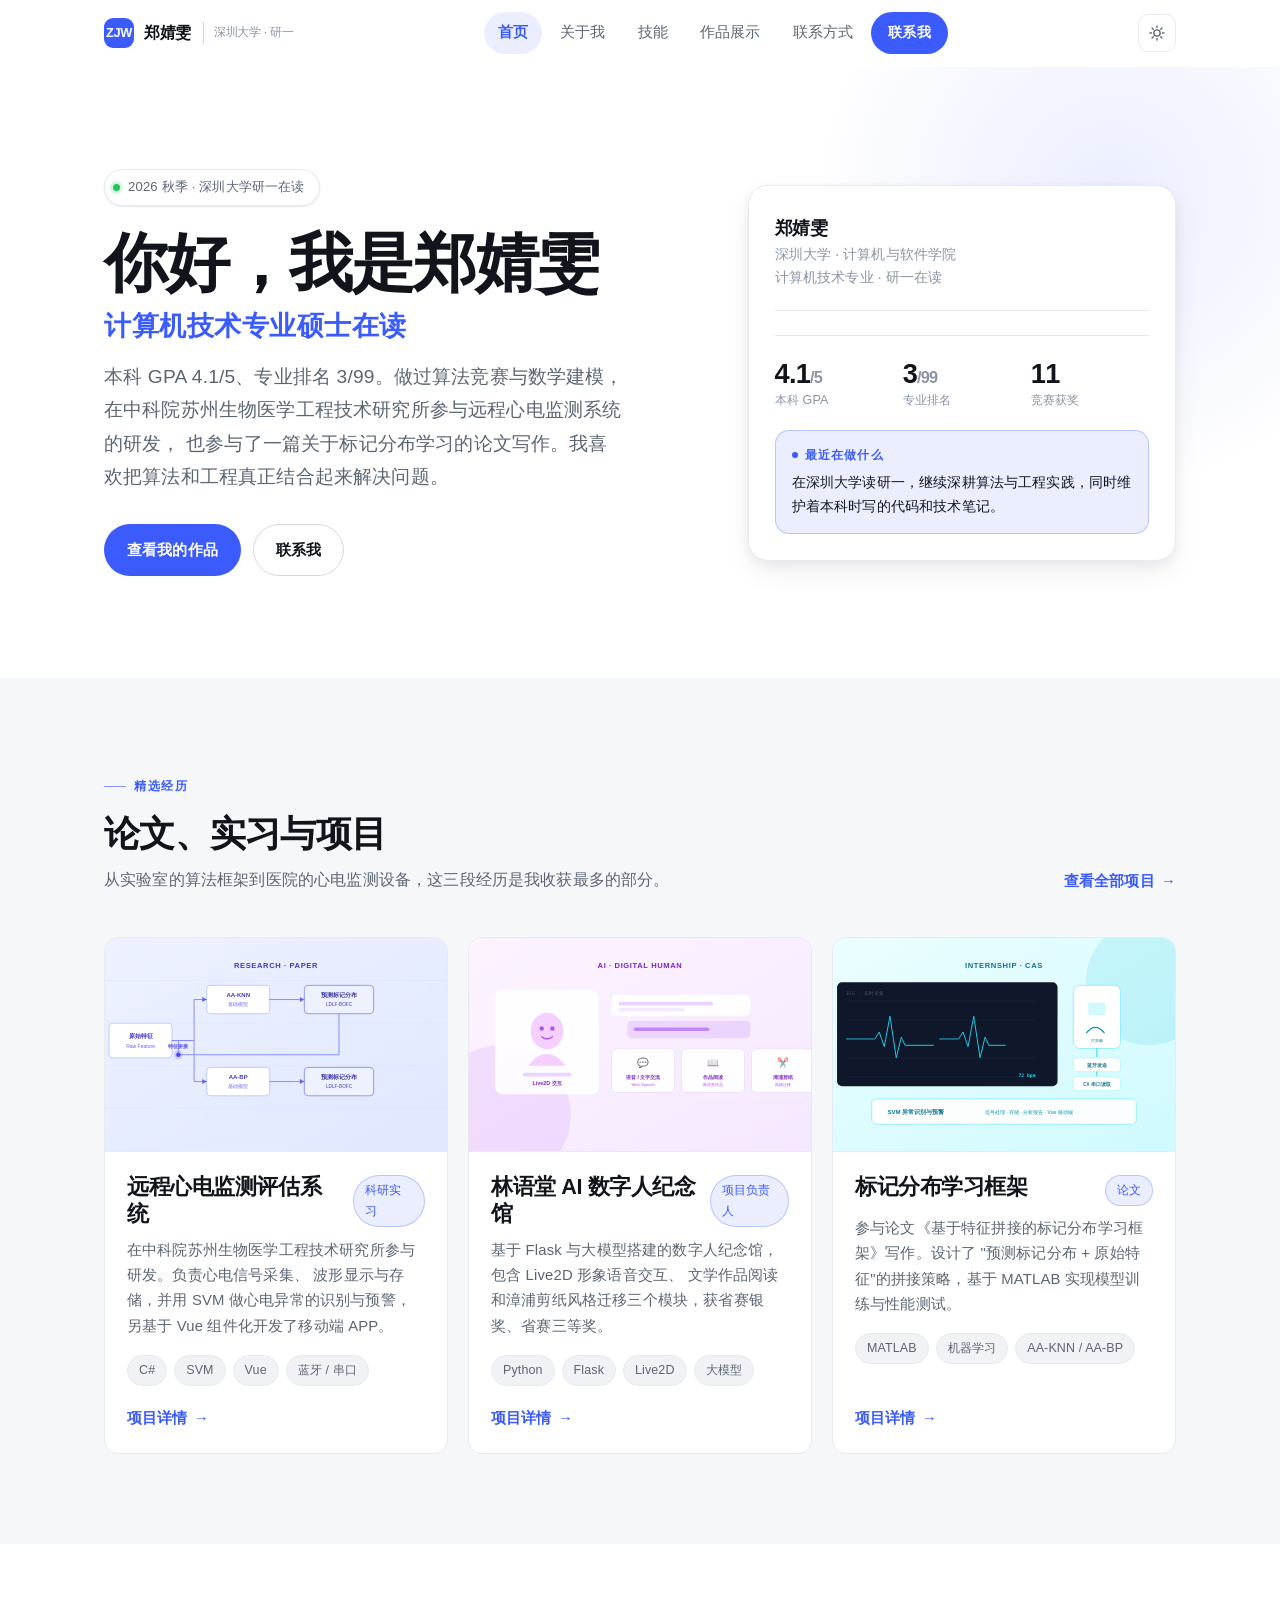
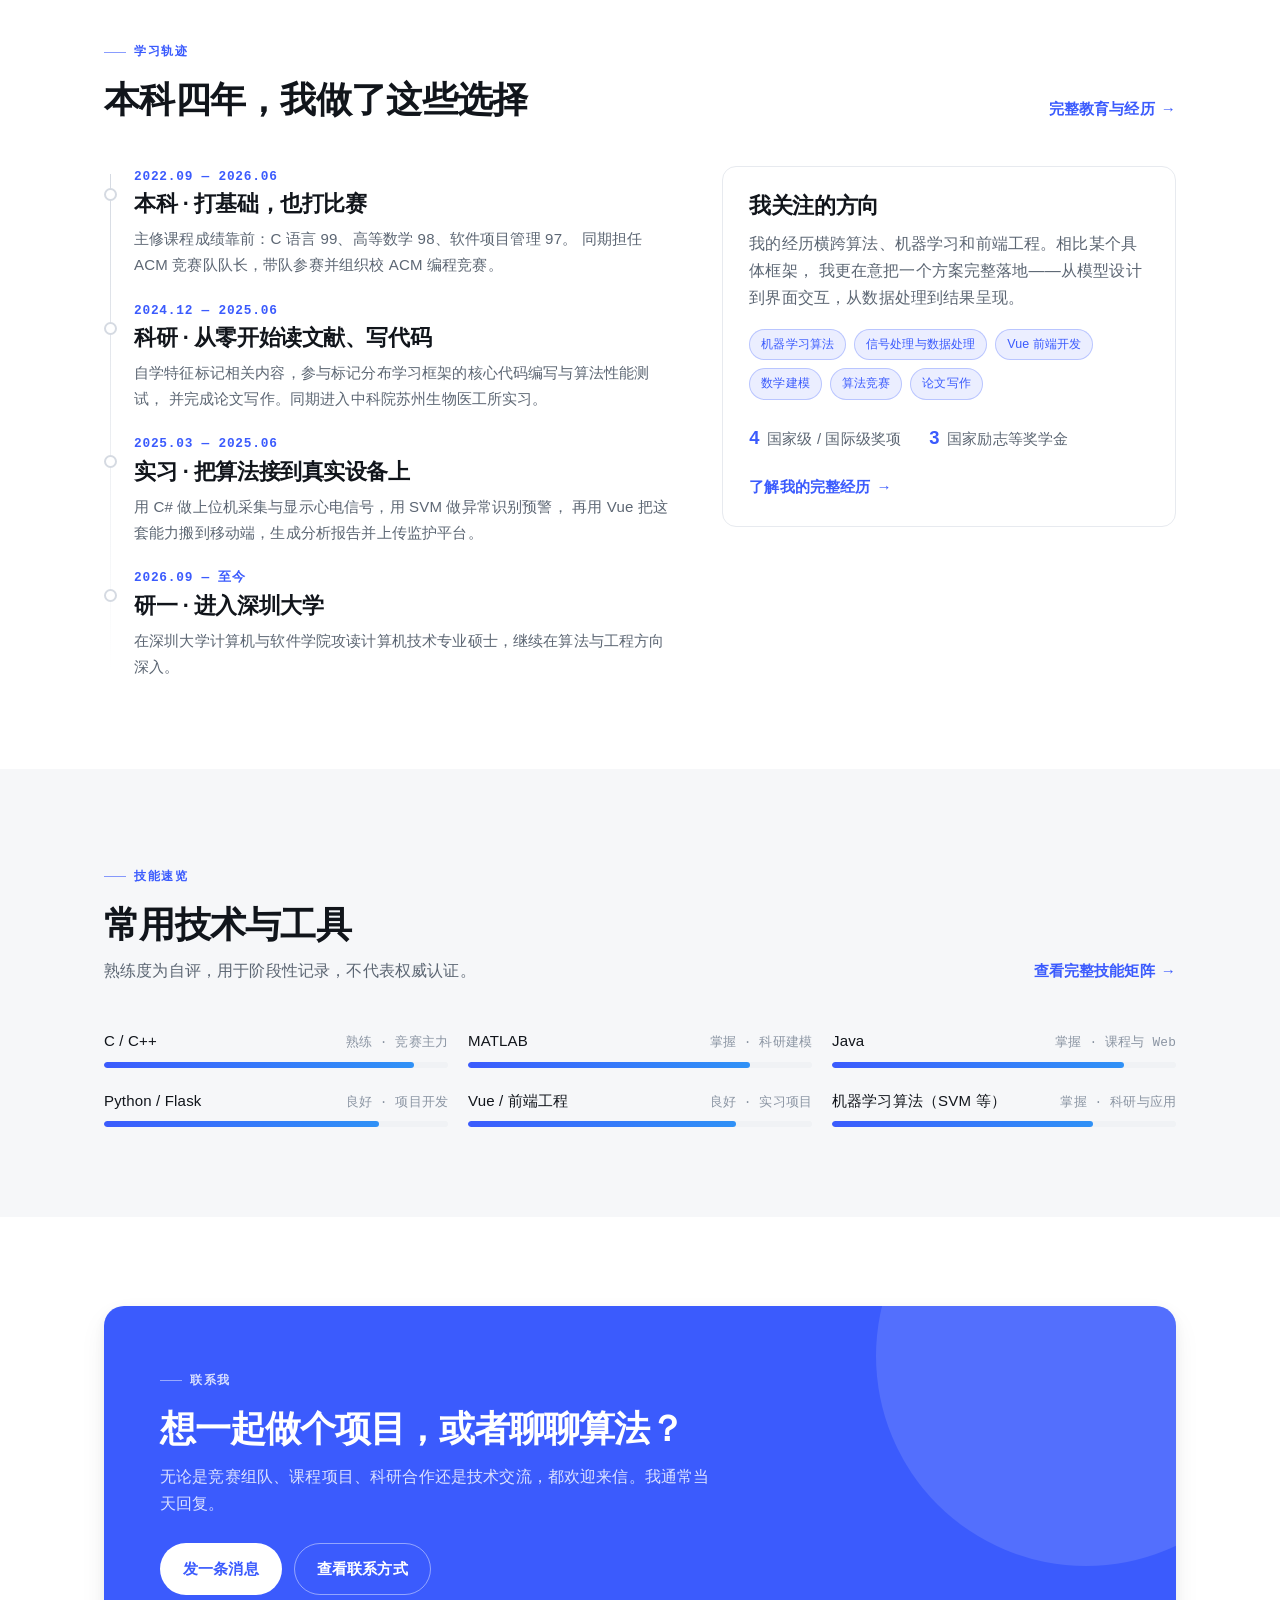
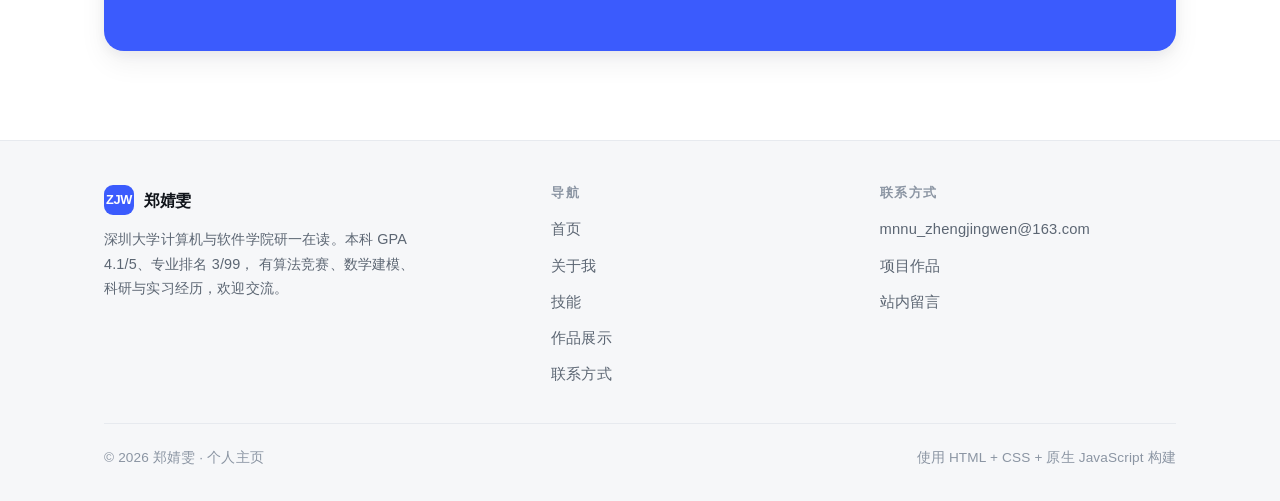
<file: index.html>
<!DOCTYPE html>
<html lang="zh-CN">
<head>
  <meta charset="UTF-8">
  <meta name="viewport" content="width=device-width, initial-scale=1">
  <title>郑婧雯 · 深圳大学计算机技术研一 · 个人主页</title>
  <meta name="description" content="郑婧雯的个人主页，深圳大学计算机与软件学院研一在读。展示教育背景、科研与实习经历、竞赛获奖与项目作品。">
  <link rel="icon" href="assets/img/favicon.svg" type="image/svg+xml">
  <link rel="stylesheet" href="assets/css/base.css">
  <link rel="stylesheet" href="assets/css/layout.css">
  <link rel="stylesheet" href="assets/css/pages.css">
</head>
<body>
  <a class="skip-link" href="#main">跳到主要内容</a>

  <!-- ============ 顶部导航 ============ -->
  <header class="site-header" data-header>
    <div class="container site-header__inner">
      <a class="brand" href="index.html">
        <span class="brand__mark">ZJW</span>
        <span>郑婧雯</span>
        <span class="brand__sub">深圳大学 · 研一</span>
      </a>

      <nav class="nav" id="site-nav" data-nav aria-label="主导航">
        <a class="nav__link" href="index.html" aria-current="page">首页</a>
        <a class="nav__link" href="about.html">关于我</a>
        <a class="nav__link" href="skills.html">技能</a>
        <a class="nav__link" href="projects.html">作品展示</a>
        <a class="nav__link" href="contact.html">联系方式</a>
        <a class="btn btn--sm nav__cta" href="contact.html">联系我</a>
      </nav>

      <div class="header-actions">
        <button class="icon-btn theme-toggle" type="button" data-theme-toggle aria-label="切换深浅色主题">
          <svg class="icon-sun" viewBox="0 0 24 24" fill="none" stroke="currentColor" stroke-width="1.8" stroke-linecap="round" aria-hidden="true">
            <circle cx="12" cy="12" r="4.2"/>
            <path d="M12 2.6v2.2M12 19.2v2.2M2.6 12h2.2M19.2 12h2.2M5.4 5.4l1.6 1.6M17 17l1.6 1.6M18.6 5.4L17 7M7 17l-1.6 1.6"/>
          </svg>
          <svg class="icon-moon" viewBox="0 0 24 24" fill="none" stroke="currentColor" stroke-width="1.8" stroke-linecap="round" stroke-linejoin="round" aria-hidden="true">
            <path d="M20 14.2A8.2 8.2 0 0 1 9.8 4 8.4 8.4 0 1 0 20 14.2Z"/>
          </svg>
        </button>

        <button class="icon-btn nav-toggle" type="button" data-nav-toggle aria-label="打开导航菜单" aria-expanded="false" aria-controls="site-nav">
          <span class="nav-toggle__bar"></span>
          <span class="nav-toggle__bar"></span>
          <span class="nav-toggle__bar"></span>
        </button>
      </div>
    </div>
  </header>

  <main id="main">
    <!-- ============ ① 首屏 ============ -->
    <section class="hero">
      <div class="container hero__grid">
        <div>
          <span class="hero__badge">
            <span class="dot"></span>
            2026 秋季 · 深圳大学研一在读
          </span>

          <h1 class="display">
            你好，我是郑婧雯
            <span class="hero__role">计算机技术专业硕士在读</span>
          </h1>

          <p class="lead hero__desc">
            本科 GPA 4.1/5、专业排名 3/99。做过算法竞赛与数学建模，
            在中科院苏州生物医学工程技术研究所参与远程心电监测系统的研发，
            也参与了一篇关于标记分布学习的论文写作。我喜欢把算法和工程真正结合起来解决问题。
          </p>

          <div class="hero__actions">
            <a class="btn" href="projects.html">查看我的作品</a>
            <a class="btn btn--ghost" href="contact.html">联系我</a>
          </div>
        </div>

        <aside class="profile-card reveal">
          <div class="profile-card__head">
            <div class="profile-card__name">郑婧雯</div>
            <div class="profile-card__meta">深圳大学 · 计算机与软件学院</div>
            <div class="profile-card__meta">计算机技术专业 · 研一在读</div>
          </div>

          <div class="stats">
            <div>
              <div class="stat__num">4.1<span style="font-size:.6em;color:var(--text-faint)">/5</span></div>
              <div class="stat__label">本科 GPA</div>
            </div>
            <div>
              <div class="stat__num">3<span style="font-size:.6em;color:var(--text-faint)">/99</span></div>
              <div class="stat__label">专业排名</div>
            </div>
            <div>
              <div class="stat__num">11</div>
              <div class="stat__label">竞赛获奖</div>
            </div>
          </div>

          <div class="now-card">
            <div class="now-card__label">
              <span class="dot" style="width:6px;height:6px;border-radius:50%;background:currentColor"></span>
              最近在做什么
            </div>
            <p>在深圳大学读研一，继续深耕算法与工程实践，同时维护着本科时写的代码和技术笔记。</p>
          </div>
        </aside>
      </div>
    </section>

    <!-- ============ 精选作品 ============ -->
    <section class="section section--soft">
      <div class="container">
        <div class="section-head">
          <div class="section-head__text">
            <span class="eyebrow">精选经历</span>
            <h2 class="section-title">论文、实习与项目</h2>
            <p>从实验室的算法框架到医院的心电监测设备，这三段经历是我收获最多的部分。</p>
          </div>
          <a class="link-arrow" href="projects.html">查看全部项目</a>
        </div>

        <div class="grid grid--3">
          <!-- 项目 1 · 实习 -->
          <article class="card card--hover work-card reveal">
            <img class="work-card__cover" src="assets/img/project-1.svg" alt="远程心电监测系统示意" loading="lazy" width="1200" height="750">
            <div class="work-card__body">
              <div class="work-card__title">
                <h3>远程心电监测评估系统</h3>
                <span class="tag tag--accent">科研实习</span>
              </div>
              <p class="work-card__desc">
                在中科院苏州生物医学工程技术研究所参与研发。负责心电信号采集、
                波形显示与存储，并用 SVM 做心电异常的识别与预警，
                另基于 Vue 组件化开发了移动端 APP。
              </p>
              <div class="tag-row">
                <span class="tag">C#</span>
                <span class="tag">SVM</span>
                <span class="tag">Vue</span>
                <span class="tag">蓝牙 / 串口</span>
              </div>
              <div class="work-card__foot">
                <a class="link-arrow" href="projects.html#p1">项目详情</a>
              </div>
            </div>
          </article>

          <!-- 项目 2 · AI -->
          <article class="card card--hover work-card reveal">
            <img class="work-card__cover" src="assets/img/project-2.svg" alt="AI 数字人纪念馆界面示意" loading="lazy" width="1200" height="750">
            <div class="work-card__body">
              <div class="work-card__title">
                <h3>林语堂 AI 数字人纪念馆</h3>
                <span class="tag tag--accent">项目负责人</span>
              </div>
              <p class="work-card__desc">
                基于 Flask 与大模型搭建的数字人纪念馆，包含 Live2D 形象语音交互、
                文学作品阅读和漳浦剪纸风格迁移三个模块，获省赛银奖、省赛三等奖。
              </p>
              <div class="tag-row">
                <span class="tag">Python</span>
                <span class="tag">Flask</span>
                <span class="tag">Live2D</span>
                <span class="tag">大模型</span>
              </div>
              <div class="work-card__foot">
                <a class="link-arrow" href="projects.html#p2">项目详情</a>
              </div>
            </div>
          </article>

          <!-- 项目 3 · 论文 -->
          <article class="card card--hover work-card reveal">
            <img class="work-card__cover" src="assets/img/project-3.svg" alt="标记分布学习框架示意" loading="lazy" width="1200" height="750">
            <div class="work-card__body">
              <div class="work-card__title">
                <h3>标记分布学习框架</h3>
                <span class="tag tag--accent">论文</span>
              </div>
              <p class="work-card__desc">
                参与论文《基于特征拼接的标记分布学习框架》写作。设计了
                "预测标记分布 + 原始特征"的拼接策略，基于 MATLAB 实现模型训练与性能测试。
              </p>
              <div class="tag-row">
                <span class="tag">MATLAB</span>
                <span class="tag">机器学习</span>
                <span class="tag">AA-KNN / AA-BP</span>
              </div>
              <div class="work-card__foot">
                <a class="link-arrow" href="projects.html#p3">项目详情</a>
              </div>
            </div>
          </article>
        </div>
      </div>
    </section>

    <!-- ============ 学习轨迹速览 ============ -->
    <section class="section">
      <div class="container">
        <div class="section-head">
          <div class="section-head__text">
            <span class="eyebrow">学习轨迹</span>
            <h2 class="section-title">本科四年，我做了这些选择</h2>
          </div>
          <a class="link-arrow" href="about.html">完整教育与经历</a>
        </div>

        <div class="about-grid">
          <ol class="timeline">
            <li class="timeline__item reveal">
              <div class="timeline__date">2022.09 — 2026.06</div>
              <h3>本科 · 打基础，也打比赛</h3>
              <p>
                主修课程成绩靠前：C 语言 99、高等数学 98、软件项目管理 97。
                同期担任 ACM 竞赛队队长，带队参赛并组织校 ACM 编程竞赛。
              </p>
            </li>
            <li class="timeline__item reveal">
              <div class="timeline__date">2024.12 — 2025.06</div>
              <h3>科研 · 从零开始读文献、写代码</h3>
              <p>
                自学特征标记相关内容，参与标记分布学习框架的核心代码编写与算法性能测试，
                并完成论文写作。同期进入中科院苏州生物医工所实习。
              </p>
            </li>
            <li class="timeline__item reveal">
              <div class="timeline__date">2025.03 — 2025.06</div>
              <h3>实习 · 把算法接到真实设备上</h3>
              <p>
                用 C# 做上位机采集与显示心电信号，用 SVM 做异常识别预警，
                再用 Vue 把这套能力搬到移动端，生成分析报告并上传监护平台。
              </p>
            </li>
            <li class="timeline__item reveal">
              <div class="timeline__date">2026.09 — 至今</div>
              <h3>研一 · 进入深圳大学</h3>
              <p>在深圳大学计算机与软件学院攻读计算机技术专业硕士，继续在算法与工程方向深入。</p>
            </li>
          </ol>

          <div class="card reveal">
            <h3>我关注的方向</h3>
            <p style="margin-top:10px">
              我的经历横跨算法、机器学习和前端工程。相比某个具体框架，
              我更在意把一个方案完整落地——从模型设计到界面交互，从数据处理到结果呈现。
            </p>
            <div class="skill-pill-list">
              <span class="tag tag--accent">机器学习算法</span>
              <span class="tag tag--accent">信号处理与数据处理</span>
              <span class="tag tag--accent">Vue 前端开发</span>
              <span class="tag tag--accent">数学建模</span>
              <span class="tag tag--accent">算法竞赛</span>
              <span class="tag tag--accent">论文写作</span>
            </div>
            <div class="fact-row" style="margin-top:22px">
              <span class="fact"><span class="fact__num">4</span><span class="fact__label">国家级 / 国际级奖项</span></span>
              <span class="fact"><span class="fact__num">3</span><span class="fact__label">国家励志等奖学金</span></span>
            </div>
            <p style="margin-top:20px">
              <a class="link-arrow" href="about.html">了解我的完整经历</a>
            </p>
          </div>
        </div>
      </div>
    </section>

    <!-- ============ 技能速览 ============ -->
    <section class="section section--soft">
      <div class="container">
        <div class="section-head">
          <div class="section-head__text">
            <span class="eyebrow">技能速览</span>
            <h2 class="section-title">常用技术与工具</h2>
            <p>熟练度为自评，用于阶段性记录，不代表权威认证。</p>
          </div>
          <a class="link-arrow" href="skills.html">查看完整技能矩阵</a>
        </div>

        <div class="skill-bars">
          <div class="skill-bar reveal">
            <div class="skill-bar__top"><span>C / C++</span><span>熟练 · 竞赛主力</span></div>
            <div class="skill-bar__track"><div class="skill-bar__fill" style="--level:90%"></div></div>
          </div>
          <div class="skill-bar reveal">
            <div class="skill-bar__top"><span>MATLAB</span><span>掌握 · 科研建模</span></div>
            <div class="skill-bar__track"><div class="skill-bar__fill" style="--level:82%"></div></div>
          </div>
          <div class="skill-bar reveal">
            <div class="skill-bar__top"><span>Java</span><span>掌握 · 课程与 Web</span></div>
            <div class="skill-bar__track"><div class="skill-bar__fill" style="--level:85%"></div></div>
          </div>
          <div class="skill-bar reveal">
            <div class="skill-bar__top"><span>Python / Flask</span><span>良好 · 项目开发</span></div>
            <div class="skill-bar__track"><div class="skill-bar__fill" style="--level:80%"></div></div>
          </div>
          <div class="skill-bar reveal">
            <div class="skill-bar__top"><span>Vue / 前端工程</span><span>良好 · 实习项目</span></div>
            <div class="skill-bar__track"><div class="skill-bar__fill" style="--level:78%"></div></div>
          </div>
          <div class="skill-bar reveal">
            <div class="skill-bar__top"><span>机器学习算法（SVM 等）</span><span>掌握 · 科研与应用</span></div>
            <div class="skill-bar__track"><div class="skill-bar__fill" style="--level:76%"></div></div>
          </div>
        </div>
      </div>
    </section>

    <!-- ============ 行动号召 ============ -->
    <section class="section">
      <div class="container">
        <div class="cta-band reveal">
          <span class="eyebrow" style="color:inherit;opacity:.8">联系我</span>
          <h2 class="section-title">想一起做个项目，或者聊聊算法？</h2>
          <p>无论是竞赛组队、课程项目、科研合作还是技术交流，都欢迎来信。我通常当天回复。</p>
          <div class="cta-actions">
            <a class="btn" style="--btn-bg:#fff;--btn-fg:#3b5bfd" href="contact.html">发一条消息</a>
            <a class="btn btn--ghost" href="contact.html">查看联系方式</a>
          </div>
        </div>
      </div>
    </section>
  </main>

  <!-- ============ 页脚 ============ -->
  <footer class="site-footer">
    <div class="container">
      <div class="footer-grid">
        <div class="footer-brand">
          <a class="brand" href="index.html">
            <span class="brand__mark">ZJW</span>
            <span>郑婧雯</span>
          </a>
          <p>深圳大学计算机与软件学院研一在读。本科 GPA 4.1/5、专业排名 3/99，
             有算法竞赛、数学建模、科研与实习经历，欢迎交流。</p>
        </div>

        <div class="footer-col">
          <h4>导航</h4>
          <ul>
            <li><a href="index.html">首页</a></li>
            <li><a href="about.html">关于我</a></li>
            <li><a href="skills.html">技能</a></li>
            <li><a href="projects.html">作品展示</a></li>
            <li><a href="contact.html">联系方式</a></li>
          </ul>
        </div>

        <div class="footer-col">
          <h4>联系方式</h4>
          <ul>
            <li><a href="mailto:mnnu_zhengjingwen@163.com">mnnu_zhengjingwen@163.com</a></li>
            <li><a href="projects.html">项目作品</a></li>
            <li><a href="contact.html">站内留言</a></li>
          </ul>
        </div>
      </div>

      <div class="footer-bottom">
        <span>© <span data-year>2026</span> 郑婧雯 · 个人主页</span>
        <span>使用 HTML + CSS + 原生 JavaScript 构建</span>
      </div>
    </div>
  </footer>

  <script src="assets/js/main.js"></script>
</body>
</html>
</file>
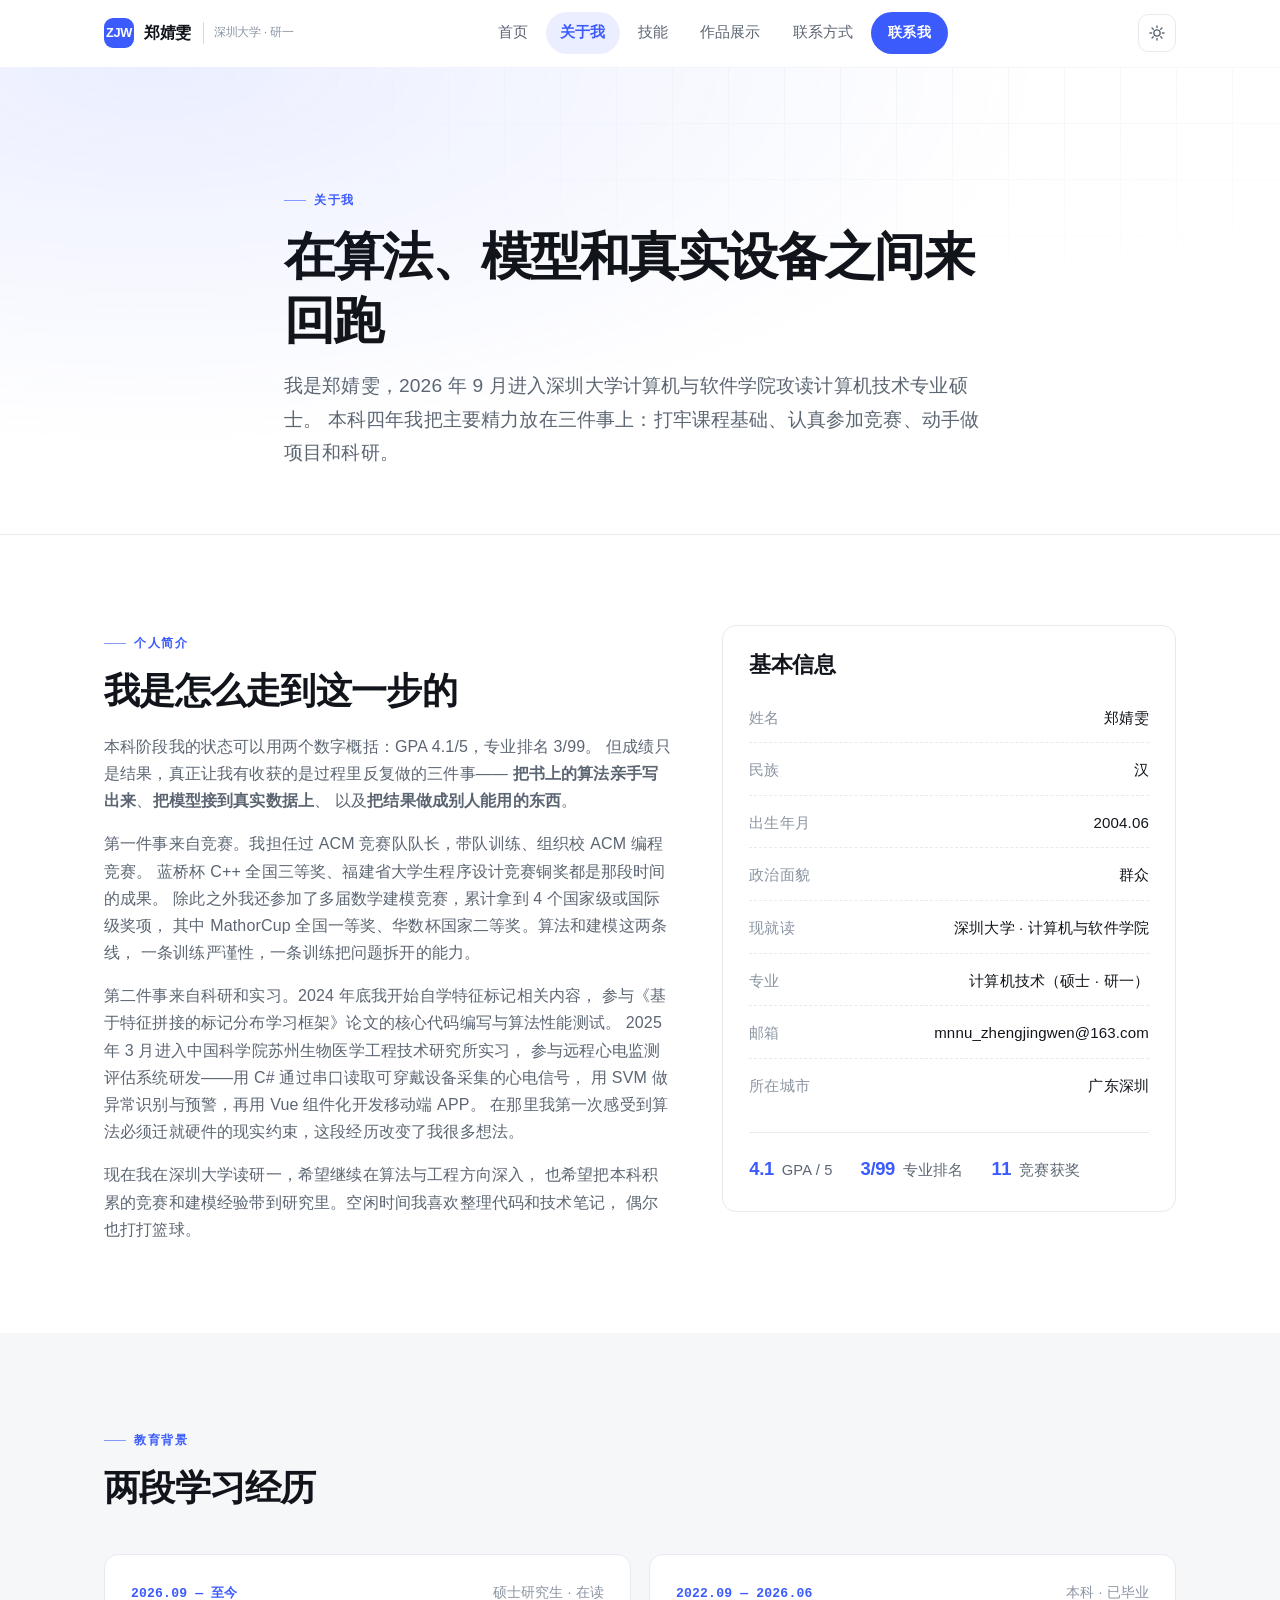
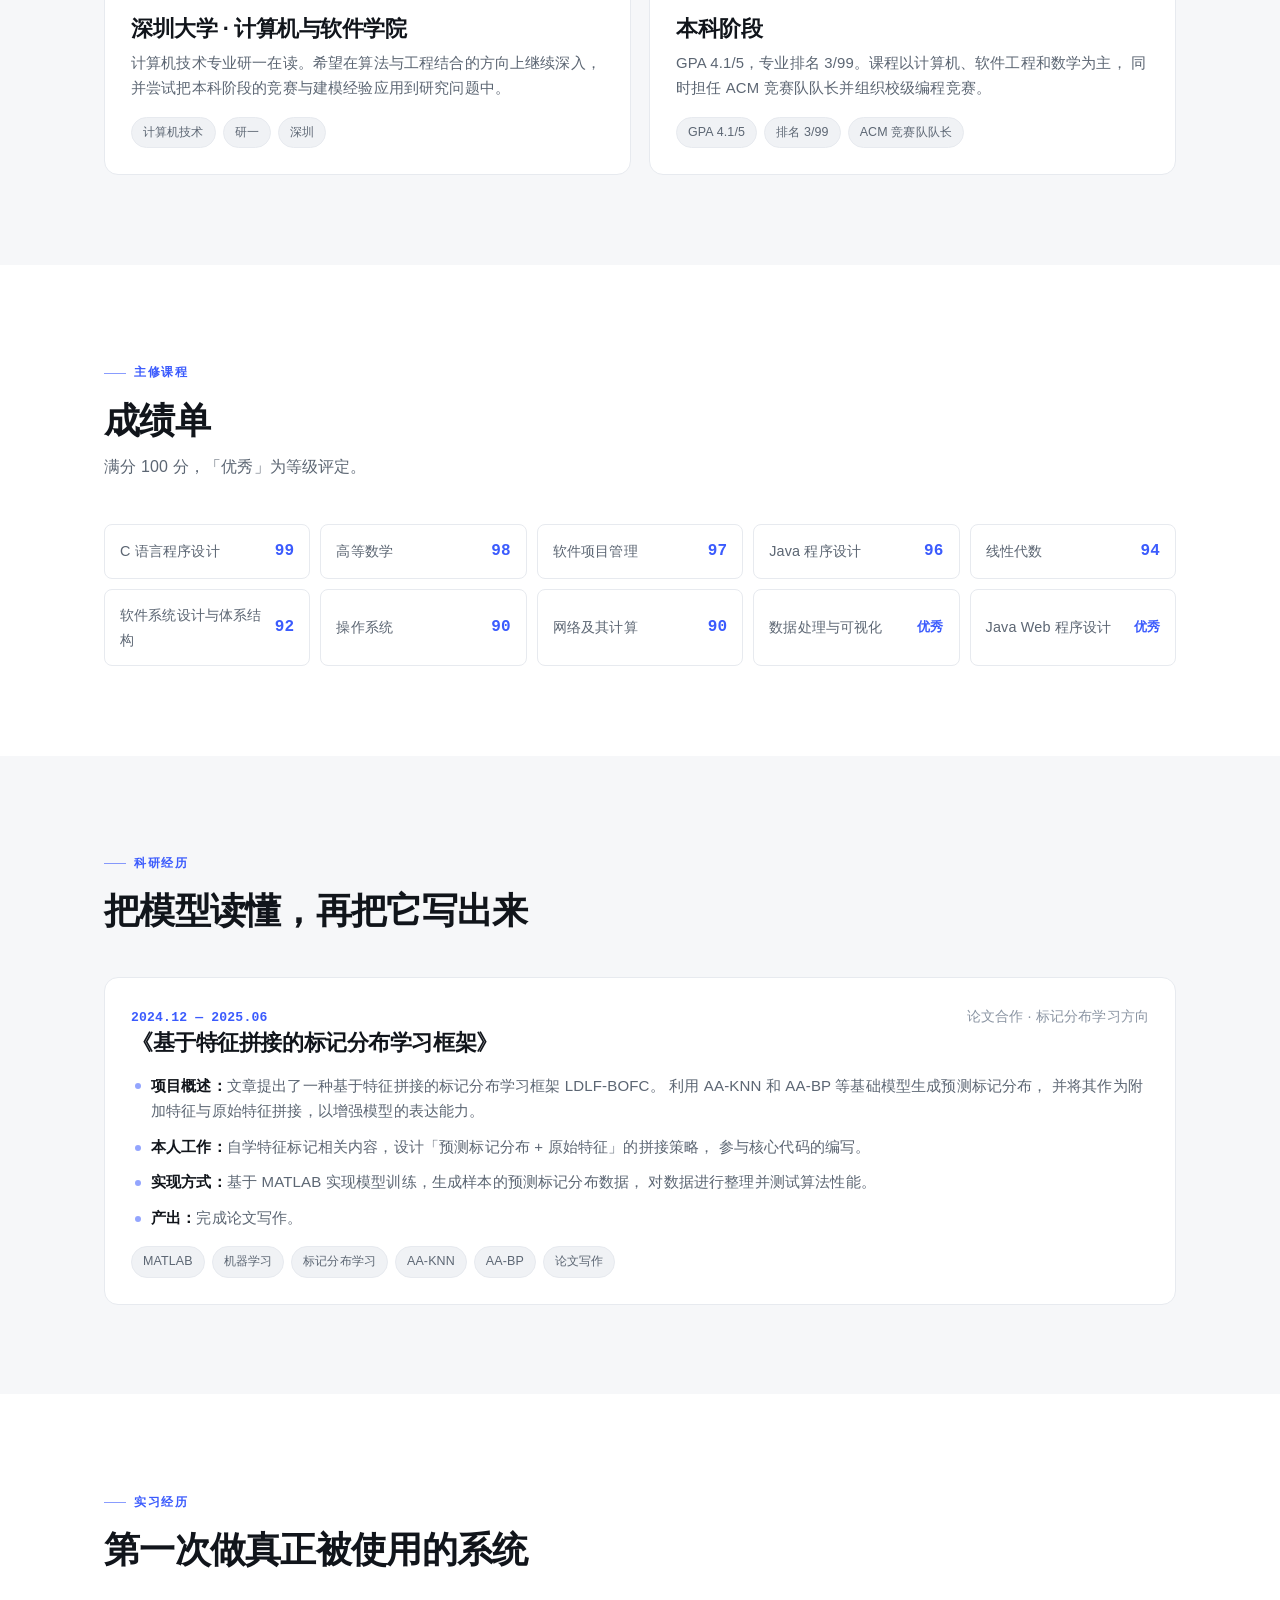
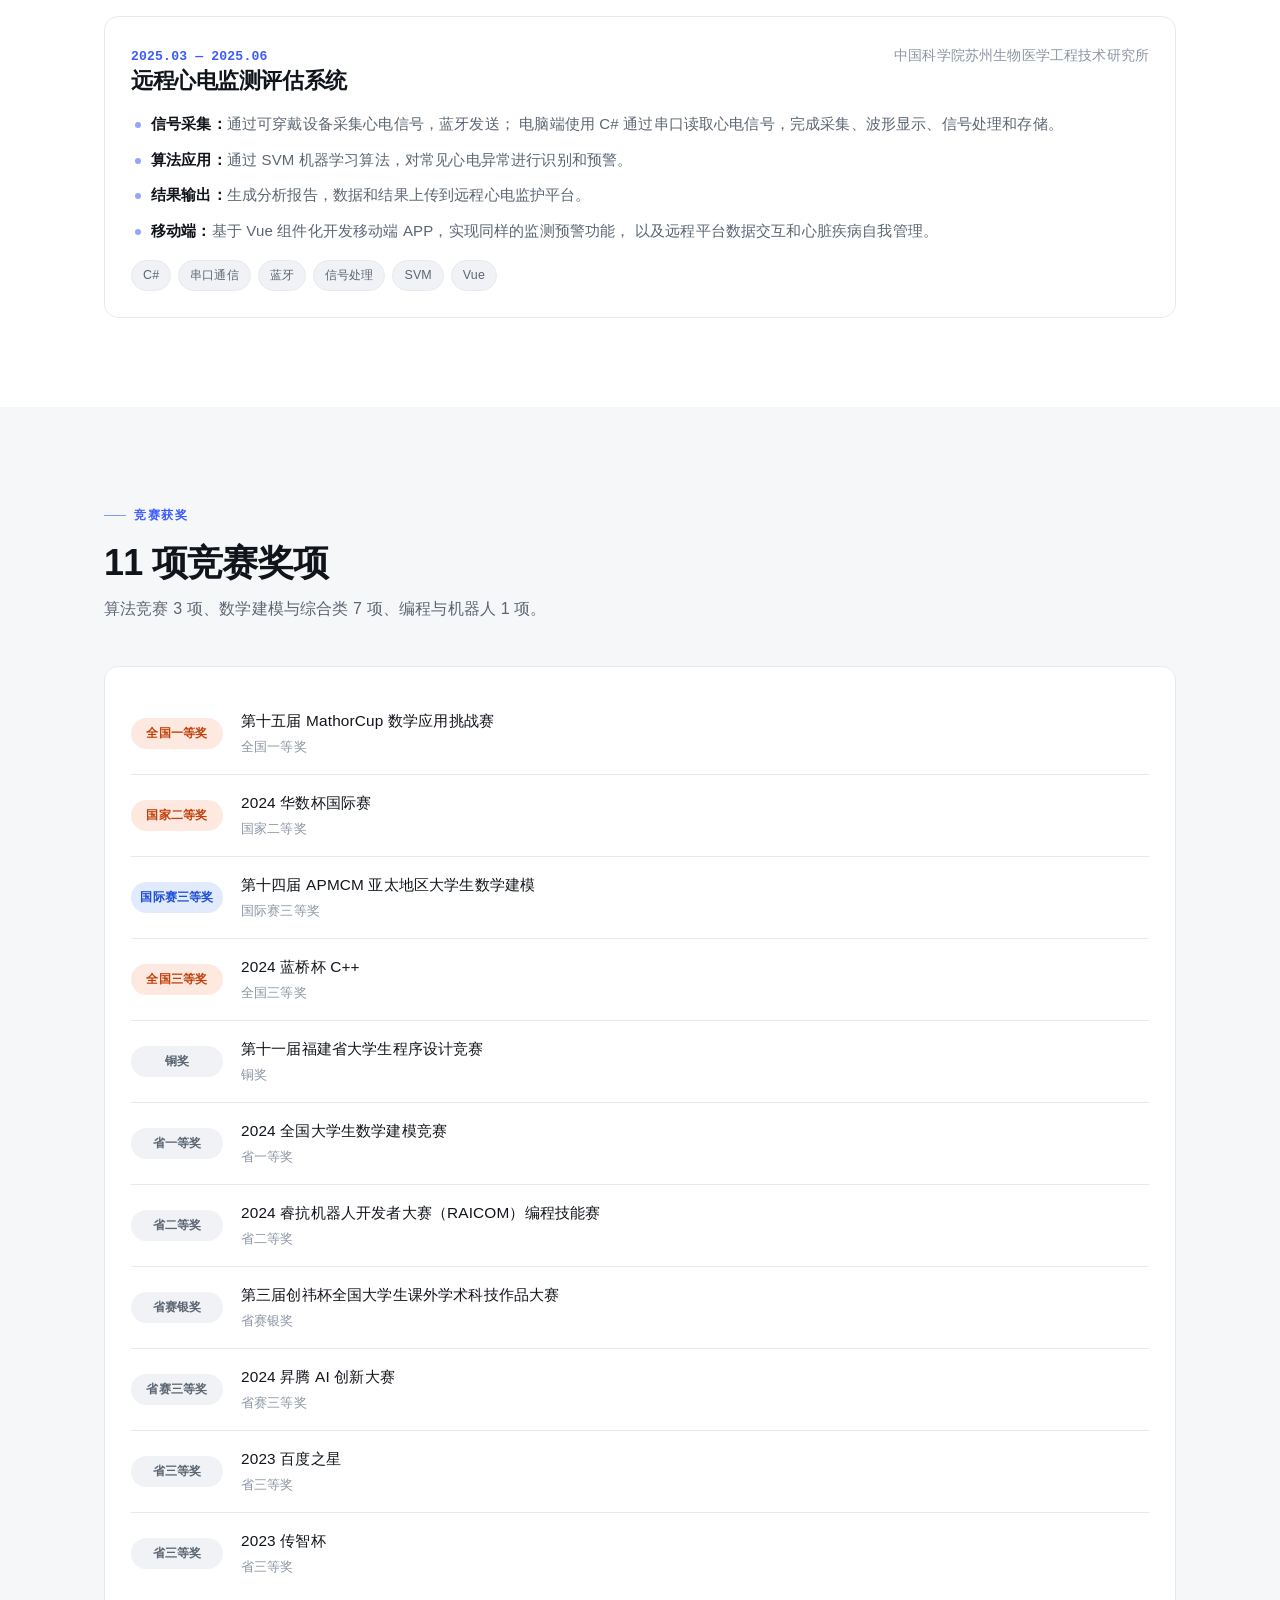
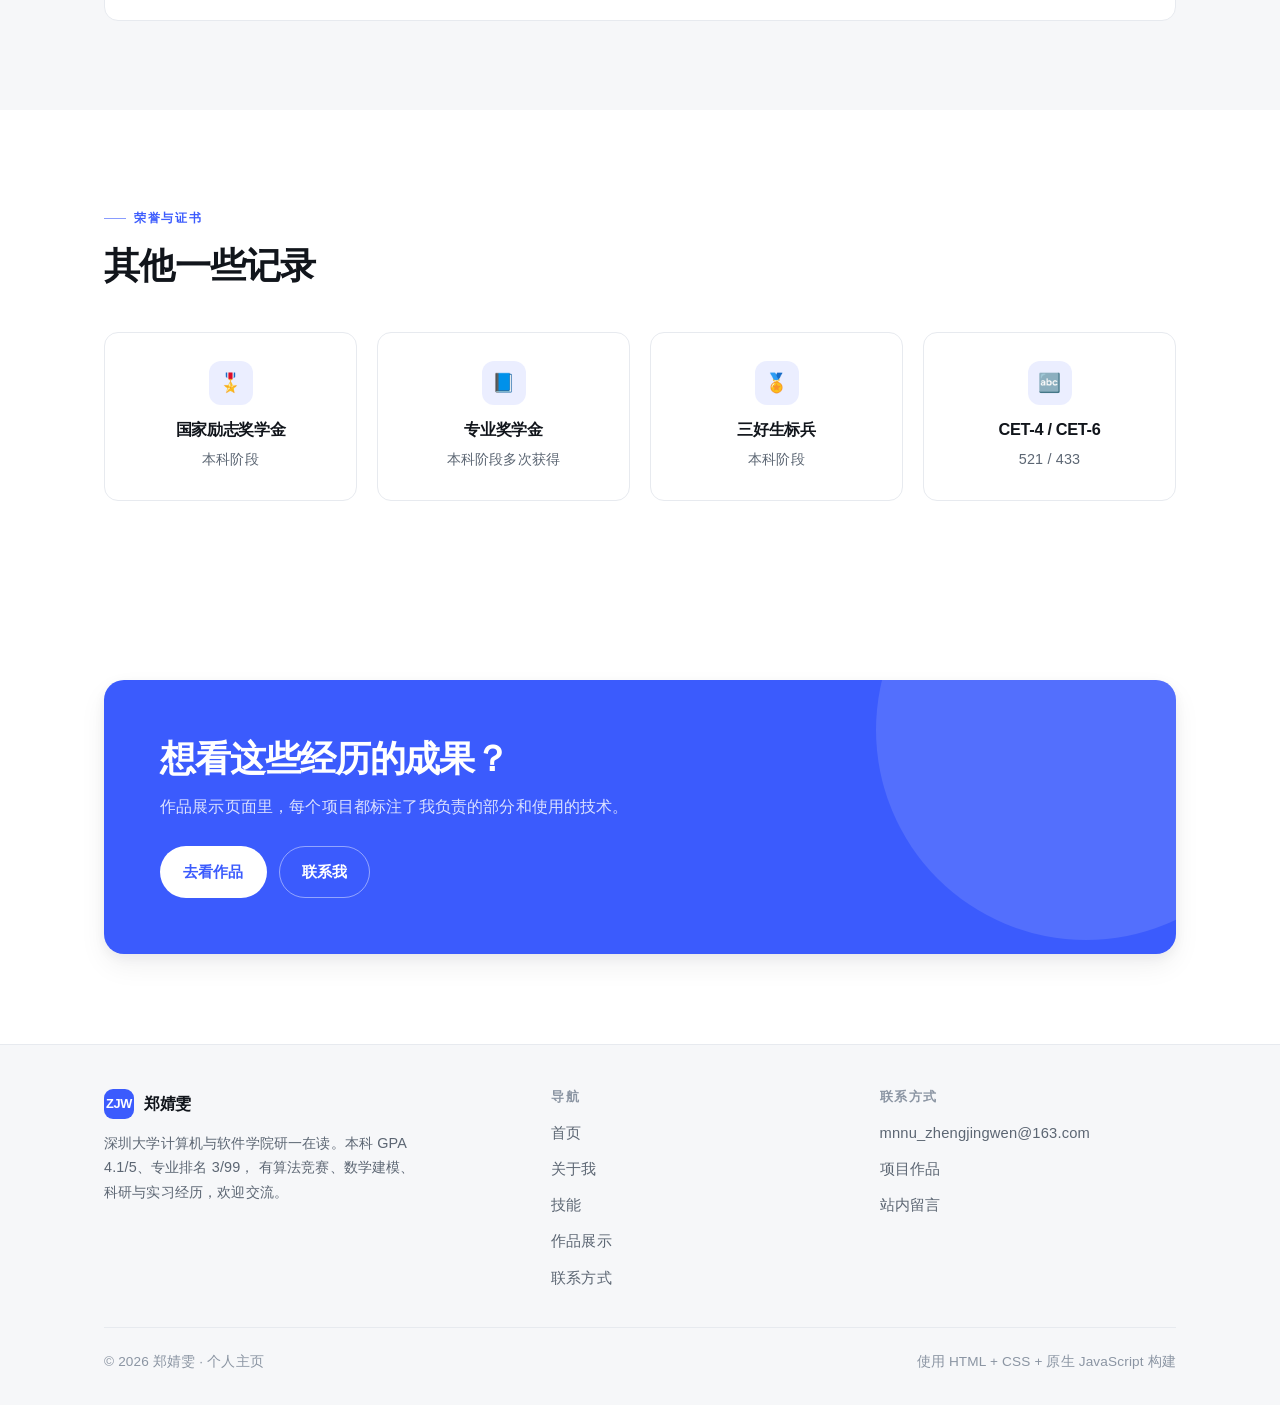
<file: about.html>
<!DOCTYPE html>
<html lang="zh-CN">
<head>
  <meta charset="UTF-8">
  <meta name="viewport" content="width=device-width, initial-scale=1">
  <title>关于我 · 郑婧雯</title>
  <meta name="description" content="关于郑婧雯：深圳大学计算机与软件学院研一在读。教育背景、主修课程成绩、科研经历、实习经历与竞赛获奖。">
  <link rel="icon" href="assets/img/favicon.svg" type="image/svg+xml">
  <link rel="stylesheet" href="assets/css/base.css">
  <link rel="stylesheet" href="assets/css/layout.css">
  <link rel="stylesheet" href="assets/css/pages.css">
</head>
<body>
  <a class="skip-link" href="#main">跳到主要内容</a>

  <header class="site-header" data-header>
    <div class="container site-header__inner">
      <a class="brand" href="index.html">
        <span class="brand__mark">ZJW</span>
        <span>郑婧雯</span>
        <span class="brand__sub">深圳大学 · 研一</span>
      </a>

      <nav class="nav" id="site-nav" data-nav aria-label="主导航">
        <a class="nav__link" href="index.html">首页</a>
        <a class="nav__link" href="about.html" aria-current="page">关于我</a>
        <a class="nav__link" href="skills.html">技能</a>
        <a class="nav__link" href="projects.html">作品展示</a>
        <a class="nav__link" href="contact.html">联系方式</a>
        <a class="btn btn--sm nav__cta" href="contact.html">联系我</a>
      </nav>

      <div class="header-actions">
        <button class="icon-btn theme-toggle" type="button" data-theme-toggle aria-label="切换深浅色主题">
          <svg class="icon-sun" viewBox="0 0 24 24" fill="none" stroke="currentColor" stroke-width="1.8" stroke-linecap="round" aria-hidden="true">
            <circle cx="12" cy="12" r="4.2"/>
            <path d="M12 2.6v2.2M12 19.2v2.2M2.6 12h2.2M19.2 12h2.2M5.4 5.4l1.6 1.6M17 17l1.6 1.6M18.6 5.4L17 7M7 17l-1.6 1.6"/>
          </svg>
          <svg class="icon-moon" viewBox="0 0 24 24" fill="none" stroke="currentColor" stroke-width="1.8" stroke-linecap="round" stroke-linejoin="round" aria-hidden="true">
            <path d="M20 14.2A8.2 8.2 0 0 1 9.8 4 8.4 8.4 0 1 0 20 14.2Z"/>
          </svg>
        </button>

        <button class="icon-btn nav-toggle" type="button" data-nav-toggle aria-label="打开导航菜单" aria-expanded="false" aria-controls="site-nav">
          <span class="nav-toggle__bar"></span>
          <span class="nav-toggle__bar"></span>
          <span class="nav-toggle__bar"></span>
        </button>
      </div>
    </div>
  </header>

  <main id="main">
    <!-- ============ 页面横幅 ============ -->
    <section class="page-hero">
      <div class="container page-hero__inner">
        <span class="eyebrow">关于我</span>
        <h1>在算法、模型和真实设备之间来回跑</h1>
        <p class="lead">
          我是郑婧雯，2026 年 9 月进入深圳大学计算机与软件学院攻读计算机技术专业硕士。
          本科四年我把主要精力放在三件事上：打牢课程基础、认真参加竞赛、动手做项目和科研。
        </p>
      </div>
    </section>

    <!-- ============ 基本信息 ============ -->
    <section class="section">
      <div class="container about-grid">
        <div class="prose reveal">
          <span class="eyebrow">个人简介</span>
          <h2 class="section-title">我是怎么走到这一步的</h2>
          <p style="margin-top:20px">
            本科阶段我的状态可以用两个数字概括：GPA 4.1/5，专业排名 3/99。
            但成绩只是结果，真正让我有收获的是过程里反复做的三件事——
            <strong>把书上的算法亲手写出来</strong>、<strong>把模型接到真实数据上</strong>、
            以及<strong>把结果做成别人能用的东西</strong>。
          </p>
          <p>
            第一件事来自竞赛。我担任过 ACM 竞赛队队长，带队训练、组织校 ACM 编程竞赛。
            蓝桥杯 C++ 全国三等奖、福建省大学生程序设计竞赛铜奖都是那段时间的成果。
            除此之外我还参加了多届数学建模竞赛，累计拿到 4 个国家级或国际级奖项，
            其中 MathorCup 全国一等奖、华数杯国家二等奖。算法和建模这两条线，
            一条训练严谨性，一条训练把问题拆开的能力。
          </p>
          <p>
            第二件事来自科研和实习。2024 年底我开始自学特征标记相关内容，
            参与《基于特征拼接的标记分布学习框架》论文的核心代码编写与算法性能测试。
            2025 年 3 月进入中国科学院苏州生物医学工程技术研究所实习，
            参与远程心电监测评估系统研发——用 C# 通过串口读取可穿戴设备采集的心电信号，
            用 SVM 做异常识别与预警，再用 Vue 组件化开发移动端 APP。
            在那里我第一次感受到算法必须迁就硬件的现实约束，这段经历改变了我很多想法。
          </p>
          <p>
            现在我在深圳大学读研一，希望继续在算法与工程方向深入，
            也希望把本科积累的竞赛和建模经验带到研究里。空闲时间我喜欢整理代码和技术笔记，
            偶尔也打打篮球。
          </p>
        </div>

        <aside class="card reveal">
          <h3>基本信息</h3>
          <dl class="info-list" style="margin-top:14px">
            <div class="info-list__row"><dt>姓名</dt><dd>郑婧雯</dd></div>
            <div class="info-list__row"><dt>民族</dt><dd>汉</dd></div>
            <div class="info-list__row"><dt>出生年月</dt><dd>2004.06</dd></div>
            <div class="info-list__row"><dt>政治面貌</dt><dd>群众</dd></div>
            <div class="info-list__row"><dt>现就读</dt><dd>深圳大学 · 计算机与软件学院</dd></div>
            <div class="info-list__row"><dt>专业</dt><dd>计算机技术（硕士 · 研一）</dd></div>
            <div class="info-list__row"><dt>邮箱</dt><dd>mnnu_zhengjingwen@163.com</dd></div>
            <div class="info-list__row"><dt>所在城市</dt><dd>广东深圳</dd></div>
          </dl>

          <div class="fact-row" style="margin-top:22px;padding-top:20px;border-top:1px solid var(--border)">
            <span class="fact"><span class="fact__num">4.1</span><span class="fact__label">GPA / 5</span></span>
            <span class="fact"><span class="fact__num">3/99</span><span class="fact__label">专业排名</span></span>
            <span class="fact"><span class="fact__num">11</span><span class="fact__label">竞赛获奖</span></span>
          </div>
        </aside>
      </div>
    </section>

    <!-- ============ 教育背景 ============ -->
    <section class="section section--soft">
      <div class="container">
        <div class="section-head">
          <div class="section-head__text">
            <span class="eyebrow">教育背景</span>
            <h2 class="section-title">两段学习经历</h2>
          </div>
        </div>

        <div class="edu-grid" id="edu">
          <article class="card card--hover edu-item reveal">
            <div class="edu-item__top">
              <span class="edu-item__date">2026.09 — 至今</span>
              <span class="edu-item__deg">硕士研究生 · 在读</span>
            </div>
            <h3>深圳大学 · 计算机与软件学院</h3>
            <p>
              计算机技术专业研一在读。希望在算法与工程结合的方向上继续深入，
              并尝试把本科阶段的竞赛与建模经验应用到研究问题中。
            </p>
            <div class="tag-row">
              <span class="tag">计算机技术</span>
              <span class="tag">研一</span>
              <span class="tag">深圳</span>
            </div>
          </article>

          <article class="card card--hover edu-item reveal">
            <div class="edu-item__top">
              <span class="edu-item__date">2022.09 — 2026.06</span>
              <span class="edu-item__deg">本科 · 已毕业</span>
            </div>
            <h3>本科阶段</h3>
            <p>
              GPA 4.1/5，专业排名 3/99。课程以计算机、软件工程和数学为主，
              同时担任 ACM 竞赛队队长并组织校级编程竞赛。
            </p>
            <div class="tag-row">
              <span class="tag">GPA 4.1/5</span>
              <span class="tag">排名 3/99</span>
              <span class="tag">ACM 竞赛队队长</span>
            </div>
          </article>
        </div>
      </div>
    </section>

    <!-- ============ 主修课程成绩 ============ -->
    <section class="section">
      <div class="container">
        <div class="section-head">
          <div class="section-head__text">
            <span class="eyebrow">主修课程</span>
            <h2 class="section-title">成绩单</h2>
            <p>满分 100 分，「优秀」为等级评定。</p>
          </div>
        </div>

        <div class="course-grid reveal">
          <div class="course-item"><span class="course-item__name">C 语言程序设计</span><span class="course-item__score">99</span></div>
          <div class="course-item"><span class="course-item__name">高等数学</span><span class="course-item__score">98</span></div>
          <div class="course-item"><span class="course-item__name">软件项目管理</span><span class="course-item__score">97</span></div>
          <div class="course-item"><span class="course-item__name">Java 程序设计</span><span class="course-item__score">96</span></div>
          <div class="course-item"><span class="course-item__name">线性代数</span><span class="course-item__score">94</span></div>
          <div class="course-item"><span class="course-item__name">软件系统设计与体系结构</span><span class="course-item__score">92</span></div>
          <div class="course-item"><span class="course-item__name">操作系统</span><span class="course-item__score">90</span></div>
          <div class="course-item"><span class="course-item__name">网络及其计算</span><span class="course-item__score">90</span></div>
          <div class="course-item"><span class="course-item__name">数据处理与可视化</span><span class="course-item__score course-item__score--text">优秀</span></div>
          <div class="course-item"><span class="course-item__name">Java Web 程序设计</span><span class="course-item__score course-item__score--text">优秀</span></div>
        </div>
      </div>
    </section>

    <!-- ============ 科研经历 ============ -->
    <section class="section section--soft">
      <div class="container">
        <div class="section-head">
          <div class="section-head__text">
            <span class="eyebrow">科研经历</span>
            <h2 class="section-title">把模型读懂，再把它写出来</h2>
          </div>
        </div>

        <article class="card reveal">
          <div class="exp-block__head">
            <span class="exp-block__date mono" style="font-size:.82rem;font-weight:600;color:var(--accent)">2024.12 — 2025.06</span>
            <span class="exp-block__org">论文合作 · 标记分布学习方向</span>
          </div>
          <h3>《基于特征拼接的标记分布学习框架》</h3>

          <ul class="bullet-list">
            <li>
              <strong>项目概述：</strong>文章提出了一种基于特征拼接的标记分布学习框架 LDLF-BOFC。
              利用 AA-KNN 和 AA-BP 等基础模型生成预测标记分布，
              并将其作为附加特征与原始特征拼接，以增强模型的表达能力。
            </li>
            <li>
              <strong>本人工作：</strong>自学特征标记相关内容，设计「预测标记分布 + 原始特征」的拼接策略，
              参与核心代码的编写。
            </li>
            <li>
              <strong>实现方式：</strong>基于 MATLAB 实现模型训练，生成样本的预测标记分布数据，
              对数据进行整理并测试算法性能。
            </li>
            <li><strong>产出：</strong>完成论文写作。</li>
          </ul>

          <div class="tag-row">
            <span class="tag">MATLAB</span>
            <span class="tag">机器学习</span>
            <span class="tag">标记分布学习</span>
            <span class="tag">AA-KNN</span>
            <span class="tag">AA-BP</span>
            <span class="tag">论文写作</span>
          </div>
        </article>
      </div>
    </section>

    <!-- ============ 实习经历 ============ -->
    <section class="section">
      <div class="container">
        <div class="section-head">
          <div class="section-head__text">
            <span class="eyebrow">实习经历</span>
            <h2 class="section-title">第一次做真正被使用的系统</h2>
          </div>
        </div>

        <article class="card reveal" id="internship">
          <div class="exp-block__head">
            <span class="exp-block__date mono" style="font-size:.82rem;font-weight:600;color:var(--accent)">2025.03 — 2025.06</span>
            <span class="exp-block__org">中国科学院苏州生物医学工程技术研究所</span>
          </div>
          <h3>远程心电监测评估系统</h3>

          <ul class="bullet-list">
            <li>
              <strong>信号采集：</strong>通过可穿戴设备采集心电信号，蓝牙发送；
              电脑端使用 C# 通过串口读取心电信号，完成采集、波形显示、信号处理和存储。
            </li>
            <li>
              <strong>算法应用：</strong>通过 SVM 机器学习算法，对常见心电异常进行识别和预警。
            </li>
            <li>
              <strong>结果输出：</strong>生成分析报告，数据和结果上传到远程心电监护平台。
            </li>
            <li>
              <strong>移动端：</strong>基于 Vue 组件化开发移动端 APP，实现同样的监测预警功能，
              以及远程平台数据交互和心脏疾病自我管理。
            </li>
          </ul>

          <div class="tag-row">
            <span class="tag">C#</span>
            <span class="tag">串口通信</span>
            <span class="tag">蓝牙</span>
            <span class="tag">信号处理</span>
            <span class="tag">SVM</span>
            <span class="tag">Vue</span>
          </div>
        </article>
      </div>
    </section>

    <!-- ============ 竞赛获奖 ============ -->
    <section class="section section--soft">
      <div class="container">
        <div class="section-head">
          <div class="section-head__text">
            <span class="eyebrow">竞赛获奖</span>
            <h2 class="section-title">11 项竞赛奖项</h2>
            <p>算法竞赛 3 项、数学建模与综合类 7 项、编程与机器人 1 项。</p>
          </div>
        </div>

        <div class="card reveal" id="awards">
          <ul class="award-list">
            <li class="award-item">
              <span class="award-badge award-badge--national">全国一等奖</span>
              <div>
                <div class="award-item__name">第十五届 MathorCup 数学应用挑战赛</div>
                <div class="award-item__level">全国一等奖</div>
              </div>
            </li>
            <li class="award-item">
              <span class="award-badge award-badge--national">国家二等奖</span>
              <div>
                <div class="award-item__name">2024 华数杯国际赛</div>
                <div class="award-item__level">国家二等奖</div>
              </div>
            </li>
            <li class="award-item">
              <span class="award-badge award-badge--intl">国际赛三等奖</span>
              <div>
                <div class="award-item__name">第十四届 APMCM 亚太地区大学生数学建模</div>
                <div class="award-item__level">国际赛三等奖</div>
              </div>
            </li>
            <li class="award-item">
              <span class="award-badge award-badge--national">全国三等奖</span>
              <div>
                <div class="award-item__name">2024 蓝桥杯 C++</div>
                <div class="award-item__level">全国三等奖</div>
              </div>
            </li>
            <li class="award-item">
              <span class="award-badge award-badge--prov">铜奖</span>
              <div>
                <div class="award-item__name">第十一届福建省大学生程序设计竞赛</div>
                <div class="award-item__level">铜奖</div>
              </div>
            </li>
            <li class="award-item">
              <span class="award-badge award-badge--prov">省一等奖</span>
              <div>
                <div class="award-item__name">2024 全国大学生数学建模竞赛</div>
                <div class="award-item__level">省一等奖</div>
              </div>
            </li>
            <li class="award-item">
              <span class="award-badge award-badge--prov">省二等奖</span>
              <div>
                <div class="award-item__name">2024 睿抗机器人开发者大赛（RAICOM）编程技能赛</div>
                <div class="award-item__level">省二等奖</div>
              </div>
            </li>
            <li class="award-item">
              <span class="award-badge award-badge--prov">省赛银奖</span>
              <div>
                <div class="award-item__name">第三届创祎杯全国大学生课外学术科技作品大赛</div>
                <div class="award-item__level">省赛银奖</div>
              </div>
            </li>
            <li class="award-item">
              <span class="award-badge award-badge--prov">省赛三等奖</span>
              <div>
                <div class="award-item__name">2024 昇腾 AI 创新大赛</div>
                <div class="award-item__level">省赛三等奖</div>
              </div>
            </li>
            <li class="award-item">
              <span class="award-badge award-badge--prov">省三等奖</span>
              <div>
                <div class="award-item__name">2023 百度之星</div>
                <div class="award-item__level">省三等奖</div>
              </div>
            </li>
            <li class="award-item">
              <span class="award-badge award-badge--prov">省三等奖</span>
              <div>
                <div class="award-item__name">2023 传智杯</div>
                <div class="award-item__level">省三等奖</div>
              </div>
            </li>
          </ul>
        </div>
      </div>
    </section>

    <!-- ============ 荣誉与证书 ============ -->
    <section class="section">
      <div class="container">
        <div class="section-head">
          <div class="section-head__text">
            <span class="eyebrow">荣誉与证书</span>
            <h2 class="section-title">其他一些记录</h2>
          </div>
        </div>

        <div class="grid grid--4">
          <article class="card card--hover honor-card reveal">
            <div class="honor-card__icon" aria-hidden="true">🎖️</div>
            <h3>国家励志奖学金</h3>
            <p>本科阶段</p>
          </article>
          <article class="card card--hover honor-card reveal">
            <div class="honor-card__icon" aria-hidden="true">📘</div>
            <h3>专业奖学金</h3>
            <p>本科阶段多次获得</p>
          </article>
          <article class="card card--hover honor-card reveal">
            <div class="honor-card__icon" aria-hidden="true">🏅</div>
            <h3>三好生标兵</h3>
            <p>本科阶段</p>
          </article>
          <article class="card card--hover honor-card reveal">
            <div class="honor-card__icon" aria-hidden="true">🔤</div>
            <h3>CET-4 / CET-6</h3>
            <p>521 / 433</p>
          </article>
        </div>

      </div>
    </section>

    <section class="section">
      <div class="container">
        <div class="cta-band reveal">
          <h2 class="section-title">想看这些经历的成果？</h2>
          <p>作品展示页面里，每个项目都标注了我负责的部分和使用的技术。</p>
          <div class="cta-actions">
            <a class="btn" style="--btn-bg:#fff;--btn-fg:#3b5bfd" href="projects.html">去看作品</a>
            <a class="btn btn--ghost" href="contact.html">联系我</a>
          </div>
        </div>
      </div>
    </section>
  </main>

  <footer class="site-footer">
    <div class="container">
      <div class="footer-grid">
        <div class="footer-brand">
          <a class="brand" href="index.html">
            <span class="brand__mark">ZJW</span>
            <span>郑婧雯</span>
          </a>
          <p>深圳大学计算机与软件学院研一在读。本科 GPA 4.1/5、专业排名 3/99，
             有算法竞赛、数学建模、科研与实习经历，欢迎交流。</p>
        </div>

        <div class="footer-col">
          <h4>导航</h4>
          <ul>
            <li><a href="index.html">首页</a></li>
            <li><a href="about.html">关于我</a></li>
            <li><a href="skills.html">技能</a></li>
            <li><a href="projects.html">作品展示</a></li>
            <li><a href="contact.html">联系方式</a></li>
          </ul>
        </div>

        <div class="footer-col">
          <h4>联系方式</h4>
          <ul>
            <li><a href="mailto:mnnu_zhengjingwen@163.com">mnnu_zhengjingwen@163.com</a></li>
            <li><a href="projects.html">项目作品</a></li>
            <li><a href="contact.html">站内留言</a></li>
          </ul>
        </div>
      </div>

      <div class="footer-bottom">
        <span>© <span data-year>2026</span> 郑婧雯 · 个人主页</span>
        <span>使用 HTML + CSS + 原生 JavaScript 构建</span>
      </div>
    </div>
  </footer>

  <script src="assets/js/main.js"></script>
</body>
</html>
</file>
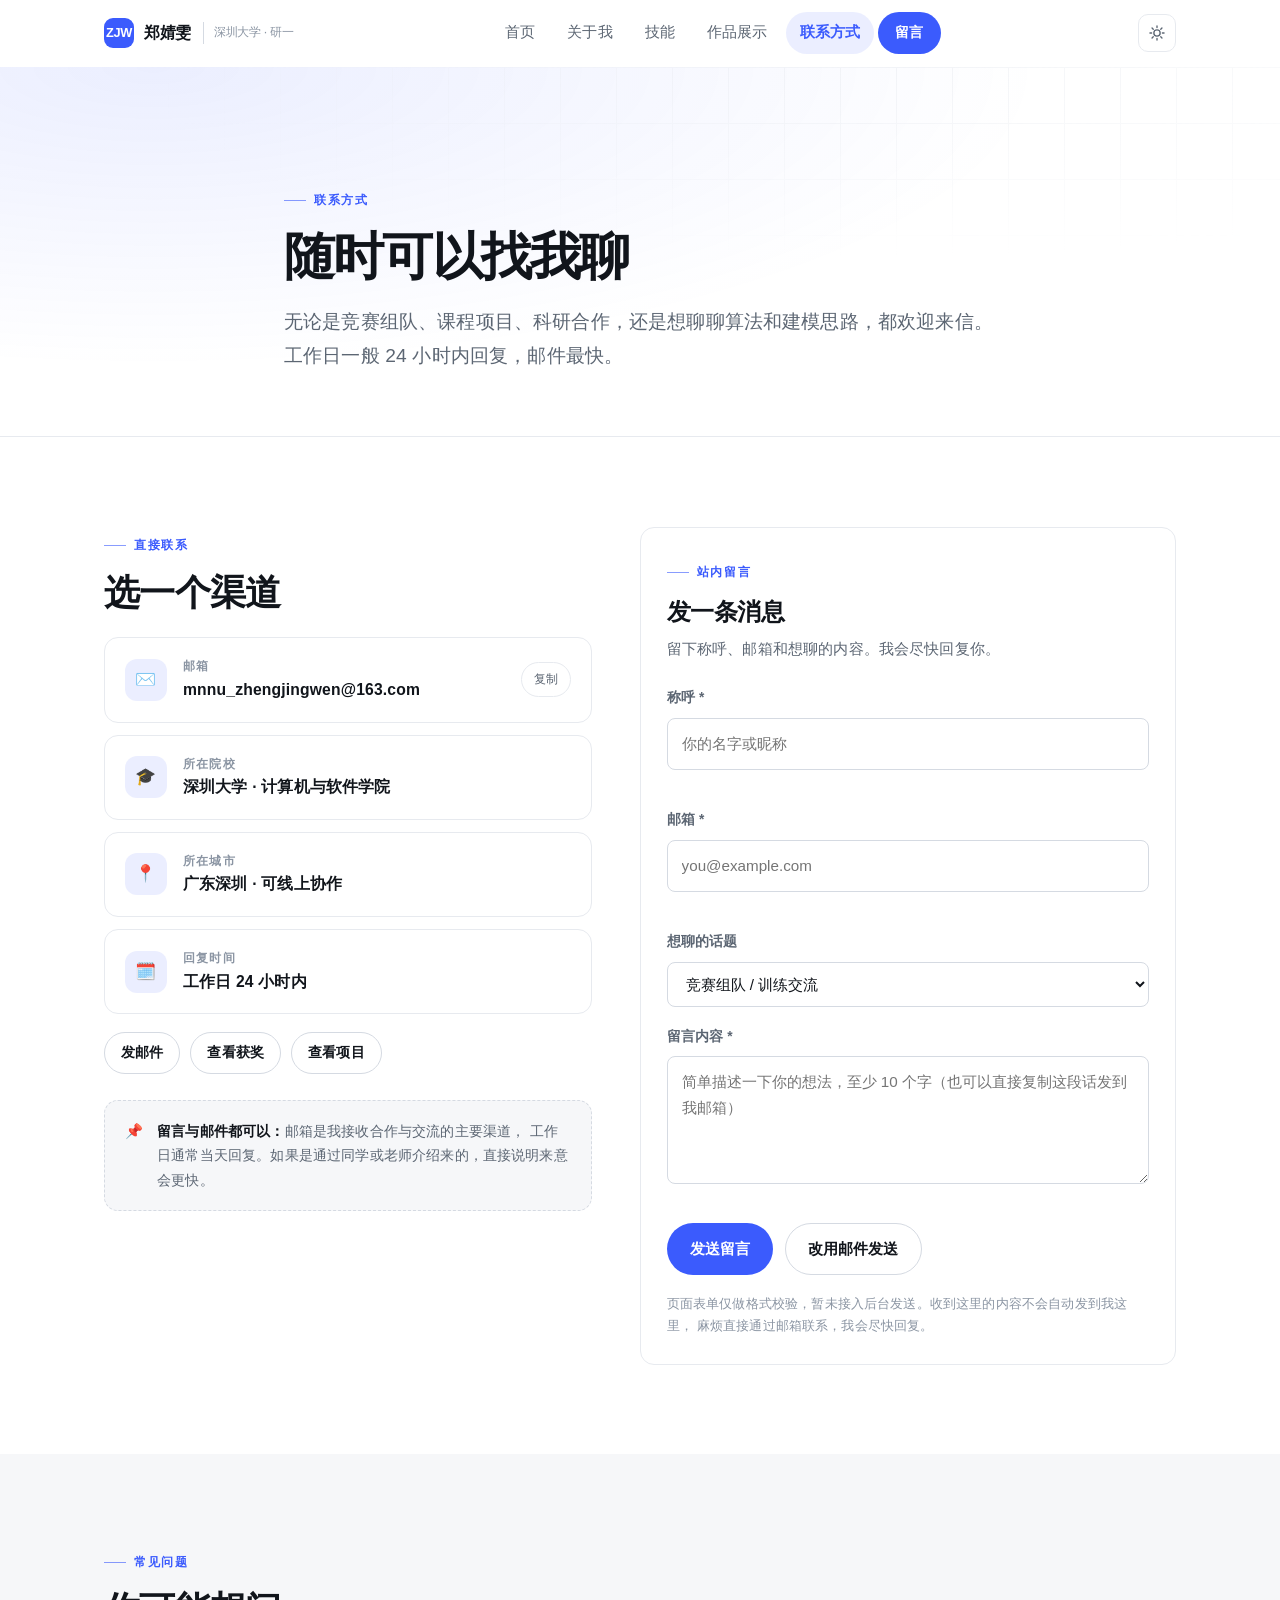
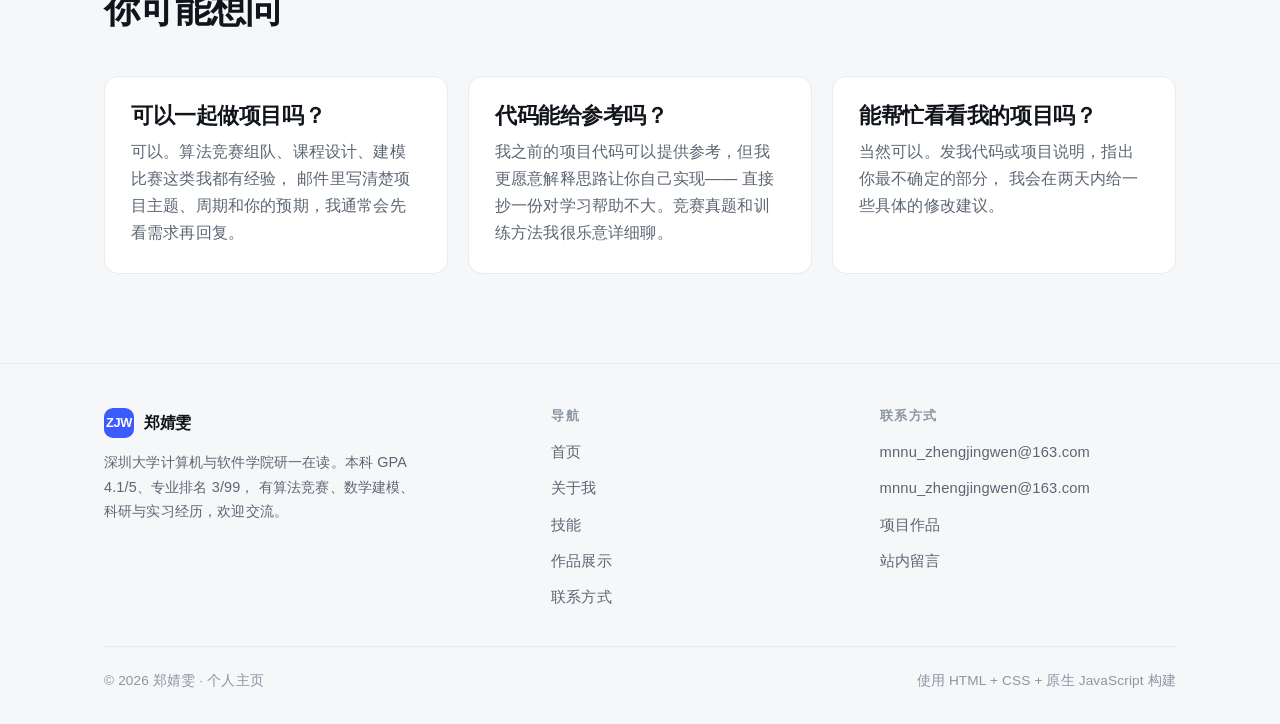
<file: contact.html>
<!DOCTYPE html>
<html lang="zh-CN">
<head>
  <meta charset="UTF-8">
  <meta name="viewport" content="width=device-width, initial-scale=1">
  <title>联系方式 · 郑婧雯</title>
  <meta name="description" content="联系郑婧雯：邮箱 mnnu_zhengjingwen@163.com，或使用站内留言表单。">
  <link rel="icon" href="assets/img/favicon.svg" type="image/svg+xml">
  <link rel="stylesheet" href="assets/css/base.css">
  <link rel="stylesheet" href="assets/css/layout.css">
  <link rel="stylesheet" href="assets/css/pages.css">
</head>
<body>
  <a class="skip-link" href="#main">跳到主要内容</a>

  <header class="site-header" data-header>
    <div class="container site-header__inner">
      <a class="brand" href="index.html">
        <span class="brand__mark">ZJW</span>
        <span>郑婧雯</span>
        <span class="brand__sub">深圳大学 · 研一</span>
      </a>

      <nav class="nav" id="site-nav" data-nav aria-label="主导航">
        <a class="nav__link" href="index.html">首页</a>
        <a class="nav__link" href="about.html">关于我</a>
        <a class="nav__link" href="skills.html">技能</a>
        <a class="nav__link" href="projects.html">作品展示</a>
        <a class="nav__link" href="contact.html" aria-current="page">联系方式</a>
        <a class="btn btn--sm nav__cta" href="#contact-form">留言</a>
      </nav>

      <div class="header-actions">
        <button class="icon-btn theme-toggle" type="button" data-theme-toggle aria-label="切换深浅色主题">
          <svg class="icon-sun" viewBox="0 0 24 24" fill="none" stroke="currentColor" stroke-width="1.8" stroke-linecap="round" aria-hidden="true">
            <circle cx="12" cy="12" r="4.2"/>
            <path d="M12 2.6v2.2M12 19.2v2.2M2.6 12h2.2M19.2 12h2.2M5.4 5.4l1.6 1.6M17 17l1.6 1.6M18.6 5.4L17 7M7 17l-1.6 1.6"/>
          </svg>
          <svg class="icon-moon" viewBox="0 0 24 24" fill="none" stroke="currentColor" stroke-width="1.8" stroke-linecap="round" stroke-linejoin="round" aria-hidden="true">
            <path d="M20 14.2A8.2 8.2 0 0 1 9.8 4 8.4 8.4 0 1 0 20 14.2Z"/>
          </svg>
        </button>

        <button class="icon-btn nav-toggle" type="button" data-nav-toggle aria-label="打开导航菜单" aria-expanded="false" aria-controls="site-nav">
          <span class="nav-toggle__bar"></span>
          <span class="nav-toggle__bar"></span>
          <span class="nav-toggle__bar"></span>
        </button>
      </div>
    </div>
  </header>

  <main id="main">
    <section class="page-hero">
      <div class="container page-hero__inner">
        <span class="eyebrow">联系方式</span>
        <h1>随时可以找我聊</h1>
        <p class="lead">
          无论是竞赛组队、课程项目、科研合作，还是想聊聊算法和建模思路，都欢迎来信。
          工作日一般 24 小时内回复，邮件最快。
        </p>
      </div>
    </section>

    <section class="section">
      <div class="container contact-grid">
        <!-- ============ 左：联系方式 ============ -->
        <div>
          <div class="section-head" style="margin-bottom:22px">
            <div class="section-head__text">
              <span class="eyebrow">直接联系</span>
              <h2 class="section-title">选一个渠道</h2>
            </div>
          </div>

          <div class="grid" style="gap:12px">
            <div class="card contact-card reveal">
              <div class="contact-card__icon" aria-hidden="true">✉️</div>
              <div>
                <div class="contact-card__label">邮箱</div>
                <div class="contact-card__value">
                  <a href="mailto:mnnu_zhengjingwen@163.com">mnnu_zhengjingwen@163.com</a>
                </div>
              </div>
              <button class="copy-btn" type="button" data-copy="mnnu_zhengjingwen@163.com">复制</button>
            </div>

            <div class="card contact-card reveal">
              <div class="contact-card__icon" aria-hidden="true">🎓</div>
              <div>
                <div class="contact-card__label">所在院校</div>
                <div class="contact-card__value">深圳大学 · 计算机与软件学院</div>
              </div>
            </div>

            <div class="card contact-card reveal">
              <div class="contact-card__icon" aria-hidden="true">📍</div>
              <div>
                <div class="contact-card__label">所在城市</div>
                <div class="contact-card__value">广东深圳 · 可线上协作</div>
              </div>
            </div>

            <div class="card contact-card reveal">
              <div class="contact-card__icon" aria-hidden="true">🗓️</div>
              <div>
                <div class="contact-card__label">回复时间</div>
                <div class="contact-card__value">工作日 24 小时内</div>
              </div>
            </div>
          </div>

          <div class="social-row">
            <a class="btn btn--ghost btn--sm" href="mailto:mnnu_zhengjingwen@163.com">发邮件</a>
            <a class="btn btn--ghost btn--sm" href="about.html#awards">查看获奖</a>
            <a class="btn btn--ghost btn--sm" href="projects.html">查看项目</a>
          </div>

          <div class="note-band" style="margin-top:26px">
            <span aria-hidden="true">📌</span>
            <span>
              <strong>留言与邮件都可以：</strong>邮箱是我接收合作与交流的主要渠道，
              工作日通常当天回复。如果是通过同学或老师介绍来的，直接说明来意会更快。
            </span>
          </div>
        </div>

        <!-- ============ 右：留言表单 ============ -->
        <div class="card reveal" id="contact-form">
          <span class="eyebrow">站内留言</span>
          <h2 style="font-size:clamp(1.3rem,1.1rem+.8vw,1.7rem)">发一条消息</h2>
          <p style="margin-top:10px;font-size:.93rem">
            留下称呼、邮箱和想聊的内容。我会尽快回复你。
          </p>

          <form class="form" style="margin-top:24px" data-contact-form novalidate>
            <div class="field">
              <label for="name">称呼 <span aria-hidden="true">*</span></label>
              <input id="name" name="name" type="text" placeholder="你的名字或昵称" autocomplete="name" required>
              <span class="field__error" aria-live="polite"></span>
            </div>

            <div class="field">
              <label for="email">邮箱 <span aria-hidden="true">*</span></label>
              <input id="email" name="email" type="email" placeholder="you@example.com" autocomplete="email" required>
              <span class="field__error" aria-live="polite"></span>
            </div>

            <div class="field">
              <label for="topic">想聊的话题</label>
              <select id="topic" name="topic">
                <option>竞赛组队 / 训练交流</option>
                <option>课程项目咨询</option>
                <option>科研合作</option>
                <option>关于我的项目</option>
                <option>其他</option>
              </select>
            </div>

            <div class="field">
              <label for="message">留言内容 <span aria-hidden="true">*</span></label>
              <textarea id="message" name="message" placeholder="简单描述一下你的想法，至少 10 个字（也可以直接复制这段话发到我邮箱）" required></textarea>
              <span class="field__error" aria-live="polite"></span>
            </div>

            <p class="form-status" data-form-status role="status"></p>

            <div style="display:flex;flex-wrap:wrap;gap:12px;align-items:center">
              <button class="btn" type="submit">发送留言</button>
              <a class="btn btn--ghost" href="mailto:mnnu_zhengjingwen@163.com">改用邮件发送</a>
            </div>

            <p class="form-note">
              页面表单仅做格式校验，暂未接入后台发送。收到这里的内容不会自动发到我这里，
              麻烦直接通过邮箱联系，我会尽快回复。
            </p>
          </form>
        </div>
      </div>
    </section>

    <!-- ============ 常见问题 ============ -->
    <section class="section section--soft">
      <div class="container">
        <div class="section-head">
          <div class="section-head__text">
            <span class="eyebrow">常见问题</span>
            <h2 class="section-title">你可能想问</h2>
          </div>
        </div>

        <div class="grid grid--3">
          <article class="card card--hover reveal">
            <h3>可以一起做项目吗？</h3>
            <p style="margin-top:8px">
              可以。算法竞赛组队、课程设计、建模比赛这类我都有经验，
              邮件里写清楚项目主题、周期和你的预期，我通常会先看需求再回复。
            </p>
          </article>

          <article class="card card--hover reveal">
            <h3>代码能给参考吗？</h3>
            <p style="margin-top:8px">
              我之前的项目代码可以提供参考，但我更愿意解释思路让你自己实现——
              直接抄一份对学习帮助不大。竞赛真题和训练方法我很乐意详细聊。
            </p>
          </article>

          <article class="card card--hover reveal">
            <h3>能帮忙看看我的项目吗？</h3>
            <p style="margin-top:8px">
              当然可以。发我代码或项目说明，指出你最不确定的部分，
              我会在两天内给一些具体的修改建议。
            </p>
          </article>
        </div>
      </div>
    </section>
  </main>

  <footer class="site-footer">
    <div class="container">
      <div class="footer-grid">
        <div class="footer-brand">
          <a class="brand" href="index.html">
            <span class="brand__mark">ZJW</span>
            <span>郑婧雯</span>
          </a>
          <p>深圳大学计算机与软件学院研一在读。本科 GPA 4.1/5、专业排名 3/99，
             有算法竞赛、数学建模、科研与实习经历，欢迎交流。</p>
        </div>

        <div class="footer-col">
          <h4>导航</h4>
          <ul>
            <li><a href="index.html">首页</a></li>
            <li><a href="about.html">关于我</a></li>
            <li><a href="skills.html">技能</a></li>
            <li><a href="projects.html">作品展示</a></li>
            <li><a href="contact.html">联系方式</a></li>
          </ul>
        </div>

        <div class="footer-col">
          <h4>联系方式</h4>
          <ul>
            <li><a href="mailto:mnnu_zhengjingwen@163.com">mnnu_zhengjingwen@163.com</a></li>
            <li><a href="mailto:mnnu_zhengjingwen@163.com">mnnu_zhengjingwen@163.com</a></li>
            <li><a href="projects.html">项目作品</a></li>
            <li><a href="contact.html">站内留言</a></li>
          </ul>
        </div>
      </div>

      <div class="footer-bottom">
        <span>© <span data-year>2026</span> 郑婧雯 · 个人主页</span>
        <span>使用 HTML + CSS + 原生 JavaScript 构建</span>
      </div>
    </div>
  </footer>

  <script src="assets/js/main.js"></script>
</body>
</html>
</file>
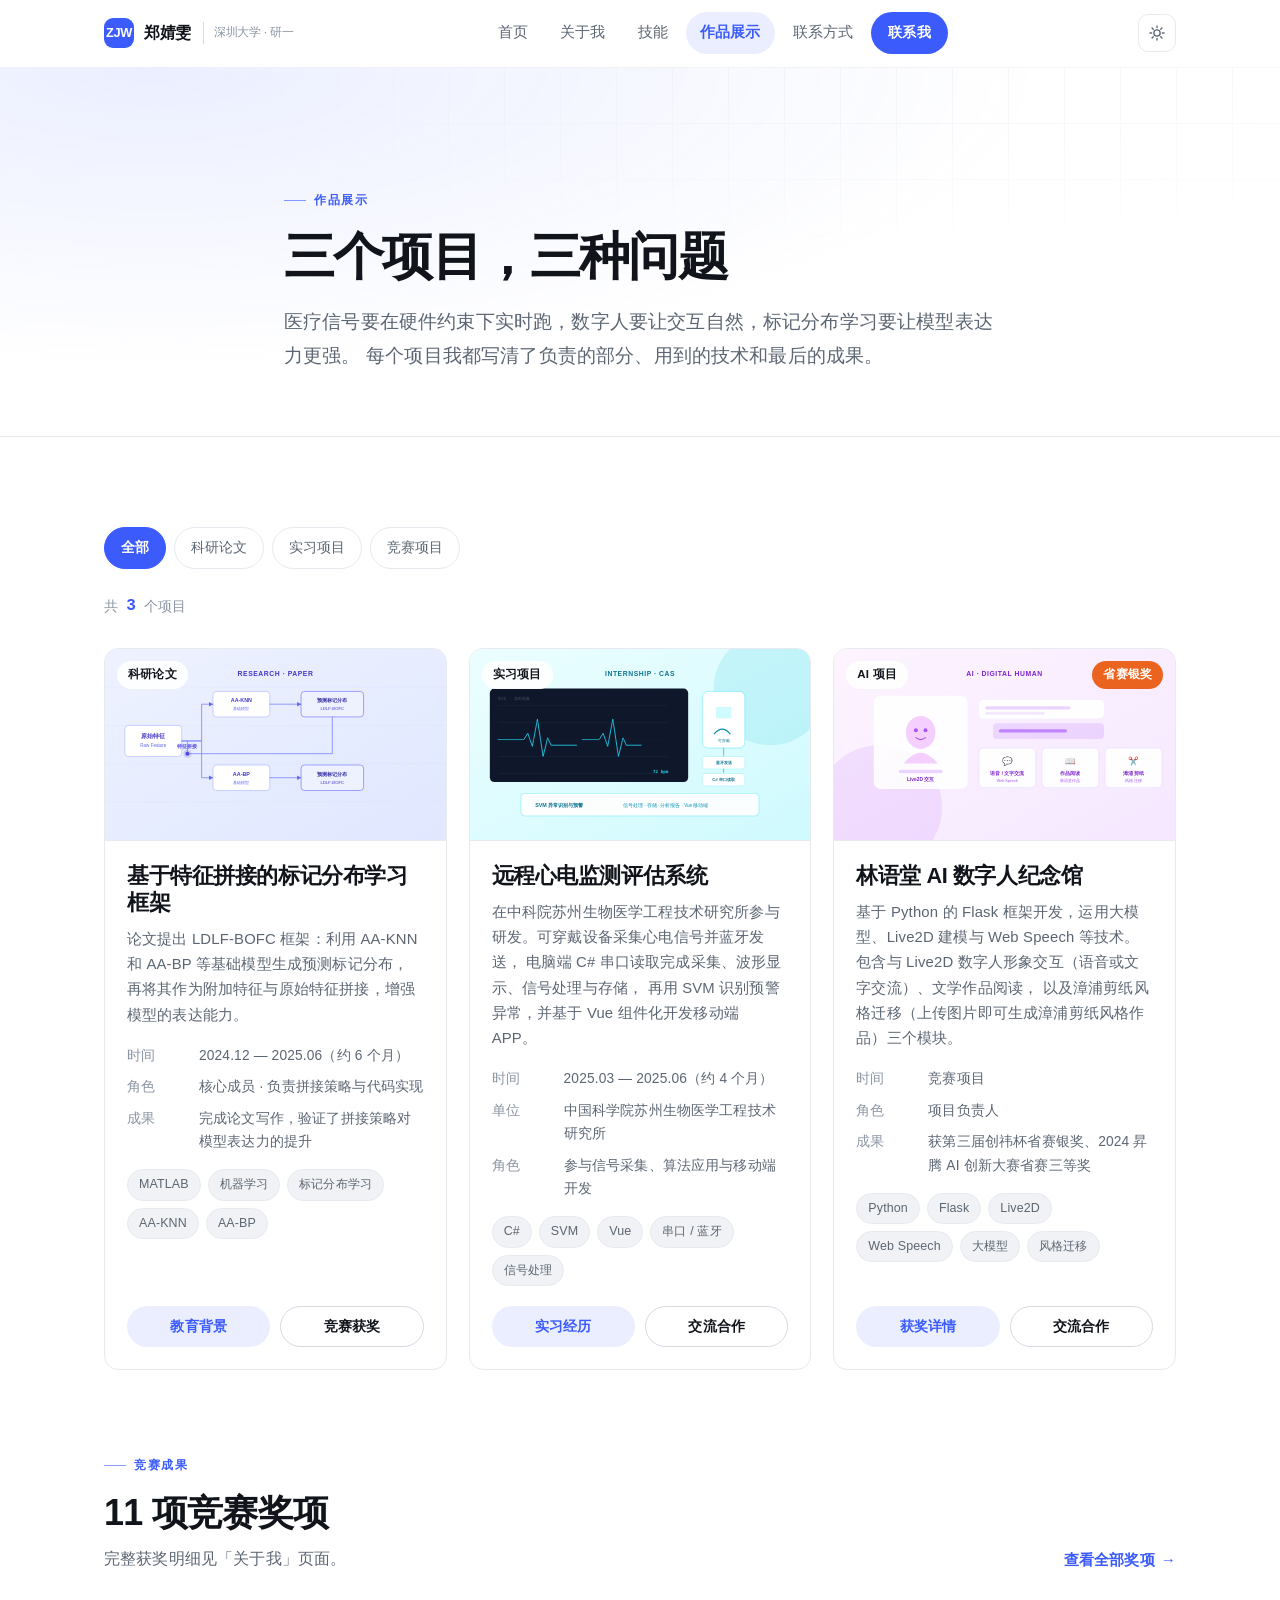
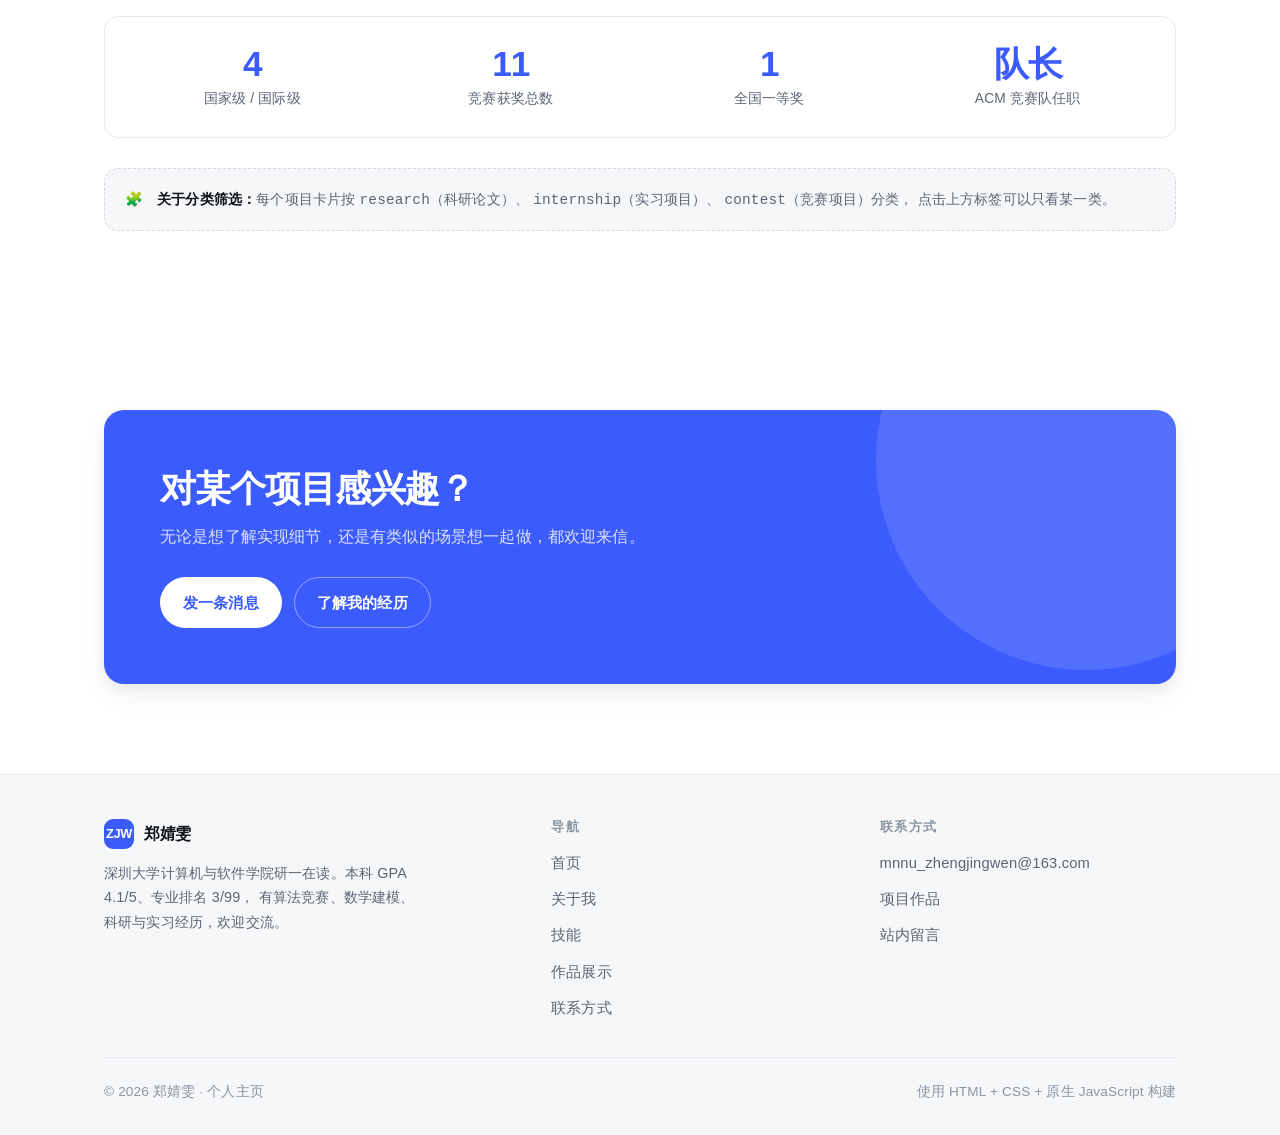
<file: projects.html>
<!DOCTYPE html>
<html lang="zh-CN">
<head>
  <meta charset="UTF-8">
  <meta name="viewport" content="width=device-width, initial-scale=1">
  <title>作品与项目 · 郑婧雯</title>
  <meta name="description" content="郑婧雯的项目与作品：远程心电监测评估系统、林语堂 AI 数字人纪念馆、标记分布学习框架（论文）。">
  <link rel="icon" href="assets/img/favicon.svg" type="image/svg+xml">
  <link rel="stylesheet" href="assets/css/base.css">
  <link rel="stylesheet" href="assets/css/layout.css">
  <link rel="stylesheet" href="assets/css/pages.css">
  <link rel="stylesheet" href="assets/css/projects.css">
</head>
<body>
  <a class="skip-link" href="#main">跳到主要内容</a>

  <header class="site-header" data-header>
    <div class="container site-header__inner">
      <a class="brand" href="index.html">
        <span class="brand__mark">ZJW</span>
        <span>郑婧雯</span>
        <span class="brand__sub">深圳大学 · 研一</span>
      </a>

      <nav class="nav" id="site-nav" data-nav aria-label="主导航">
        <a class="nav__link" href="index.html">首页</a>
        <a class="nav__link" href="about.html">关于我</a>
        <a class="nav__link" href="skills.html">技能</a>
        <a class="nav__link" href="projects.html" aria-current="page">作品展示</a>
        <a class="nav__link" href="contact.html">联系方式</a>
        <a class="btn btn--sm nav__cta" href="contact.html">联系我</a>
      </nav>

      <div class="header-actions">
        <button class="icon-btn theme-toggle" type="button" data-theme-toggle aria-label="切换深浅色主题">
          <svg class="icon-sun" viewBox="0 0 24 24" fill="none" stroke="currentColor" stroke-width="1.8" stroke-linecap="round" aria-hidden="true">
            <circle cx="12" cy="12" r="4.2"/>
            <path d="M12 2.6v2.2M12 19.2v2.2M2.6 12h2.2M19.2 12h2.2M5.4 5.4l1.6 1.6M17 17l1.6 1.6M18.6 5.4L17 7M7 17l-1.6 1.6"/>
          </svg>
          <svg class="icon-moon" viewBox="0 0 24 24" fill="none" stroke="currentColor" stroke-width="1.8" stroke-linecap="round" stroke-linejoin="round" aria-hidden="true">
            <path d="M20 14.2A8.2 8.2 0 0 1 9.8 4 8.4 8.4 0 1 0 20 14.2Z"/>
          </svg>
        </button>

        <button class="icon-btn nav-toggle" type="button" data-nav-toggle aria-label="打开导航菜单" aria-expanded="false" aria-controls="site-nav">
          <span class="nav-toggle__bar"></span>
          <span class="nav-toggle__bar"></span>
          <span class="nav-toggle__bar"></span>
        </button>
      </div>
    </div>
  </header>

  <main id="main">
    <section class="page-hero">
      <div class="container page-hero__inner">
        <span class="eyebrow">作品展示</span>
        <h1>三个项目，三种问题</h1>
        <p class="lead">
          医疗信号要在硬件约束下实时跑，数字人要让交互自然，标记分布学习要让模型表达力更强。
          每个项目我都写清了负责的部分、用到的技术和最后的成果。
        </p>
      </div>
    </section>

    <section class="section">
      <div class="container">
        <!-- ============ 分类筛选 ============ -->
        <div class="filter-bar" data-filter-bar role="group" aria-label="按类型筛选项目">
          <button class="filter-btn is-active" type="button" data-filter="all" aria-pressed="true">全部</button>
          <button class="filter-btn" type="button" data-filter="research" aria-pressed="false">科研论文</button>
          <button class="filter-btn" type="button" data-filter="internship" aria-pressed="false">实习项目</button>
          <button class="filter-btn" type="button" data-filter="contest" aria-pressed="false">竞赛项目</button>
        </div>

        <p class="filter-count">
          共 <strong data-filter-count>3</strong> 个项目
        </p>

        <!-- ============ 项目卡片 ============ -->
        <div class="project-grid">
          <!-- 项目 1 · 科研论文 -->
          <article class="card card--hover project-card reveal" id="p1" data-category="research">
            <div class="project-card__cover">
              <img src="assets/img/project-1.svg" alt="标记分布学习框架示意图" loading="lazy" width="1200" height="675">
              <span class="project-card__cat">科研论文</span>
            </div>
            <div class="project-card__body">
              <h3>基于特征拼接的标记分布学习框架</h3>
              <p class="project-card__desc">
                论文提出 LDLF-BOFC 框架：利用 AA-KNN 和 AA-BP 等基础模型生成预测标记分布，
                再将其作为附加特征与原始特征拼接，增强模型的表达能力。
              </p>

              <dl class="meta-list">
                <div class="meta-list__row"><dt>时间</dt><dd>2024.12 — 2025.06（约 6 个月）</dd></div>
                <div class="meta-list__row"><dt>角色</dt><dd>核心成员 · 负责拼接策略与代码实现</dd></div>
                <div class="meta-list__row"><dt>成果</dt><dd>完成论文写作，验证了拼接策略对模型表达力的提升</dd></div>
              </dl>

              <div class="tag-row">
                <span class="tag">MATLAB</span>
                <span class="tag">机器学习</span>
                <span class="tag">标记分布学习</span>
                <span class="tag">AA-KNN</span>
                <span class="tag">AA-BP</span>
              </div>

              <div class="project-card__links">
                <a class="btn btn--soft btn--sm" href="about.html#edu">教育背景</a>
                <a class="btn btn--ghost btn--sm" href="about.html#awards">竞赛获奖</a>
              </div>
            </div>
          </article>

          <!-- 项目 2 · 实习项目 -->
          <article class="card card--hover project-card reveal" id="p2" data-category="internship">
            <div class="project-card__cover">
              <img src="assets/img/project-3.svg" alt="远程心电监测系统示意图" loading="lazy" width="1200" height="675">
              <span class="project-card__cat">实习项目</span>
            </div>
            <div class="project-card__body">
              <h3>远程心电监测评估系统</h3>
              <p class="project-card__desc">
                在中科院苏州生物医学工程技术研究所参与研发。可穿戴设备采集心电信号并蓝牙发送，
                电脑端 C# 串口读取完成采集、波形显示、信号处理与存储，
                再用 SVM 识别预警异常，并基于 Vue 组件化开发移动端 APP。
              </p>

              <dl class="meta-list">
                <div class="meta-list__row"><dt>时间</dt><dd>2025.03 — 2025.06（约 4 个月）</dd></div>
                <div class="meta-list__row"><dt>单位</dt><dd>中国科学院苏州生物医学工程技术研究所</dd></div>
                <div class="meta-list__row"><dt>角色</dt><dd>参与信号采集、算法应用与移动端开发</dd></div>
              </dl>

              <div class="tag-row">
                <span class="tag">C#</span>
                <span class="tag">SVM</span>
                <span class="tag">Vue</span>
                <span class="tag">串口 / 蓝牙</span>
                <span class="tag">信号处理</span>
              </div>

              <div class="project-card__links">
                <a class="btn btn--soft btn--sm" href="about.html#internship">实习经历</a>
                <a class="btn btn--ghost btn--sm" href="contact.html">交流合作</a>
              </div>
            </div>
          </article>

          <!-- 项目 3 · AI 项目 -->
          <article class="card card--hover project-card reveal" id="p3" data-category="contest">
            <div class="project-card__cover">
              <img src="assets/img/project-2.svg" alt="AI 数字人纪念馆界面示意图" loading="lazy" width="1200" height="675">
              <span class="project-card__cat">AI 项目</span>
              <span class="project-card__award">省赛银奖</span>
            </div>
            <div class="project-card__body">
              <h3>林语堂 AI 数字人纪念馆</h3>
              <p class="project-card__desc">
                基于 Python 的 Flask 框架开发，运用大模型、Live2D 建模与 Web Speech 等技术。
                包含与 Live2D 数字人形象交互（语音或文字交流）、文学作品阅读，
                以及漳浦剪纸风格迁移（上传图片即可生成漳浦剪纸风格作品）三个模块。
              </p>

              <dl class="meta-list">
                <div class="meta-list__row"><dt>时间</dt><dd>竞赛项目</dd></div>
                <div class="meta-list__row"><dt>角色</dt><dd>项目负责人</dd></div>
                <div class="meta-list__row"><dt>成果</dt><dd>获第三届创祎杯省赛银奖、2024 昇腾 AI 创新大赛省赛三等奖</dd></div>
              </dl>

              <div class="tag-row">
                <span class="tag">Python</span>
                <span class="tag">Flask</span>
                <span class="tag">Live2D</span>
                <span class="tag">Web Speech</span>
                <span class="tag">大模型</span>
                <span class="tag">风格迁移</span>
              </div>

              <div class="project-card__links">
                <a class="btn btn--soft btn--sm" href="about.html#awards">获奖详情</a>
                <a class="btn btn--ghost btn--sm" href="contact.html">交流合作</a>
              </div>
            </div>
          </article>
        </div>

        <div class="empty-note" data-filter-empty>该分类下暂时还没有项目，换个分类看看吧。</div>

        <!-- ============ 竞赛获奖汇总 ============ -->
        <div class="section-head" style="margin-top:clamp(48px,6vw,80px)">
          <div class="section-head__text">
            <span class="eyebrow">竞赛成果</span>
            <h2 class="section-title">11 项竞赛奖项</h2>
            <p>完整获奖明细见「关于我」页面。</p>
          </div>
          <a class="link-arrow" href="about.html#awards">查看全部奖项</a>
        </div>

        <div class="card award-summary reveal">
          <div class="award-summary__item">
            <div class="award-summary__num">4</div>
            <div class="award-summary__label">国家级 / 国际级</div>
          </div>
          <div class="award-summary__item">
            <div class="award-summary__num">11</div>
            <div class="award-summary__label">竞赛获奖总数</div>
          </div>
          <div class="award-summary__item">
            <div class="award-summary__num">1</div>
            <div class="award-summary__label">全国一等奖</div>
          </div>
          <div class="award-summary__item">
            <div class="award-summary__num">队长</div>
            <div class="award-summary__label">ACM 竞赛队任职</div>
          </div>
        </div>

        <div class="note-band" style="margin-top:30px">
          <span aria-hidden="true">🧩</span>
          <span>
            <strong>关于分类筛选：</strong>每个项目卡片按
            <code class="mono">research</code>（科研论文）、
            <code class="mono">internship</code>（实习项目）、
            <code class="mono">contest</code>（竞赛项目）分类，
            点击上方标签可以只看某一类。
          </span>
        </div>
      </div>
    </section>

    <section class="section">
      <div class="container">
        <div class="cta-band reveal">
          <h2 class="section-title">对某个项目感兴趣？</h2>
          <p>无论是想了解实现细节，还是有类似的场景想一起做，都欢迎来信。</p>
          <div class="cta-actions">
            <a class="btn" style="--btn-bg:#fff;--btn-fg:#3b5bfd" href="contact.html">发一条消息</a>
            <a class="btn btn--ghost" href="about.html">了解我的经历</a>
          </div>
        </div>
      </div>
    </section>
  </main>

  <footer class="site-footer">
    <div class="container">
      <div class="footer-grid">
        <div class="footer-brand">
          <a class="brand" href="index.html">
            <span class="brand__mark">ZJW</span>
            <span>郑婧雯</span>
          </a>
          <p>深圳大学计算机与软件学院研一在读。本科 GPA 4.1/5、专业排名 3/99，
             有算法竞赛、数学建模、科研与实习经历，欢迎交流。</p>
        </div>

        <div class="footer-col">
          <h4>导航</h4>
          <ul>
            <li><a href="index.html">首页</a></li>
            <li><a href="about.html">关于我</a></li>
            <li><a href="skills.html">技能</a></li>
            <li><a href="projects.html">作品展示</a></li>
            <li><a href="contact.html">联系方式</a></li>
          </ul>
        </div>

        <div class="footer-col">
          <h4>联系方式</h4>
          <ul>
            <li><a href="mailto:mnnu_zhengjingwen@163.com">mnnu_zhengjingwen@163.com</a></li>
            <li><a href="projects.html">项目作品</a></li>
            <li><a href="contact.html">站内留言</a></li>
          </ul>
        </div>
      </div>

      <div class="footer-bottom">
        <span>© <span data-year>2026</span> 郑婧雯 · 个人主页</span>
        <span>使用 HTML + CSS + 原生 JavaScript 构建</span>
      </div>
    </div>
  </footer>

  <script src="assets/js/main.js"></script>
  <script src="assets/js/projects.js"></script>
</body>
</html>
</file>
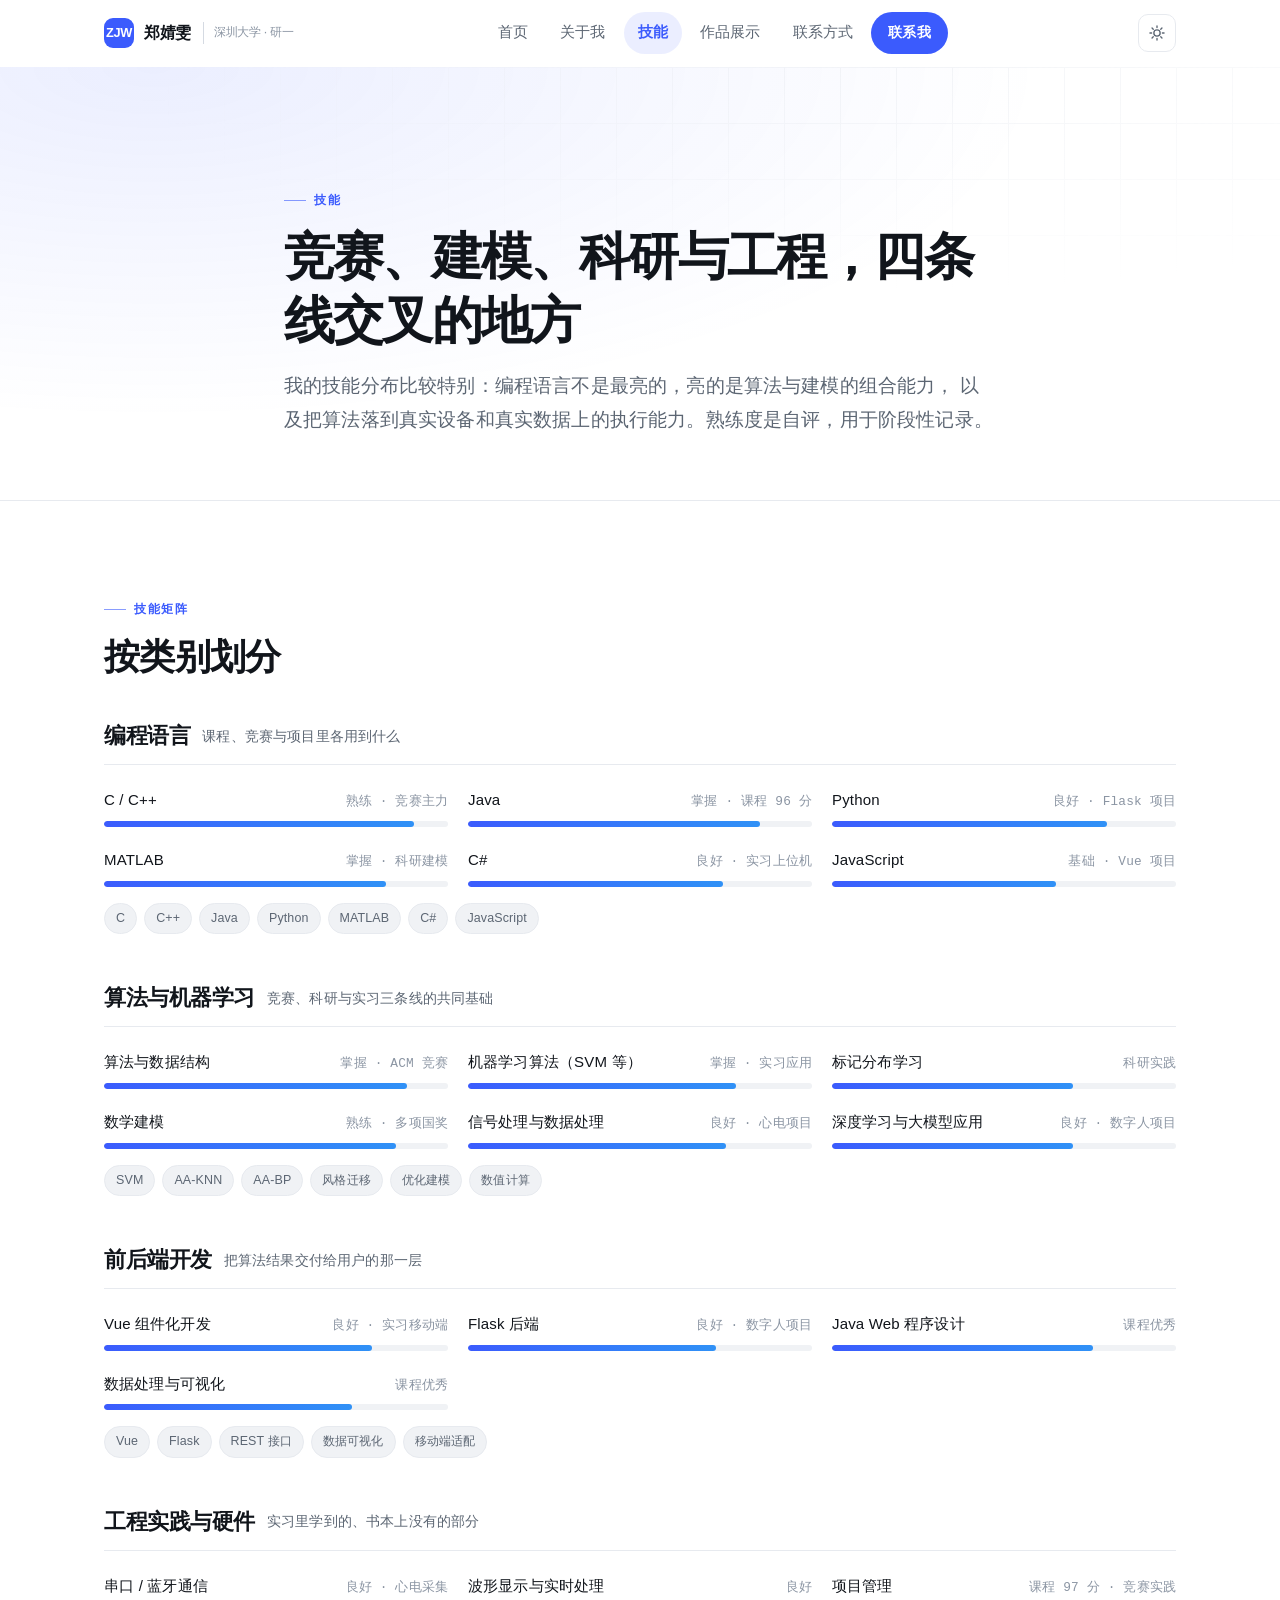
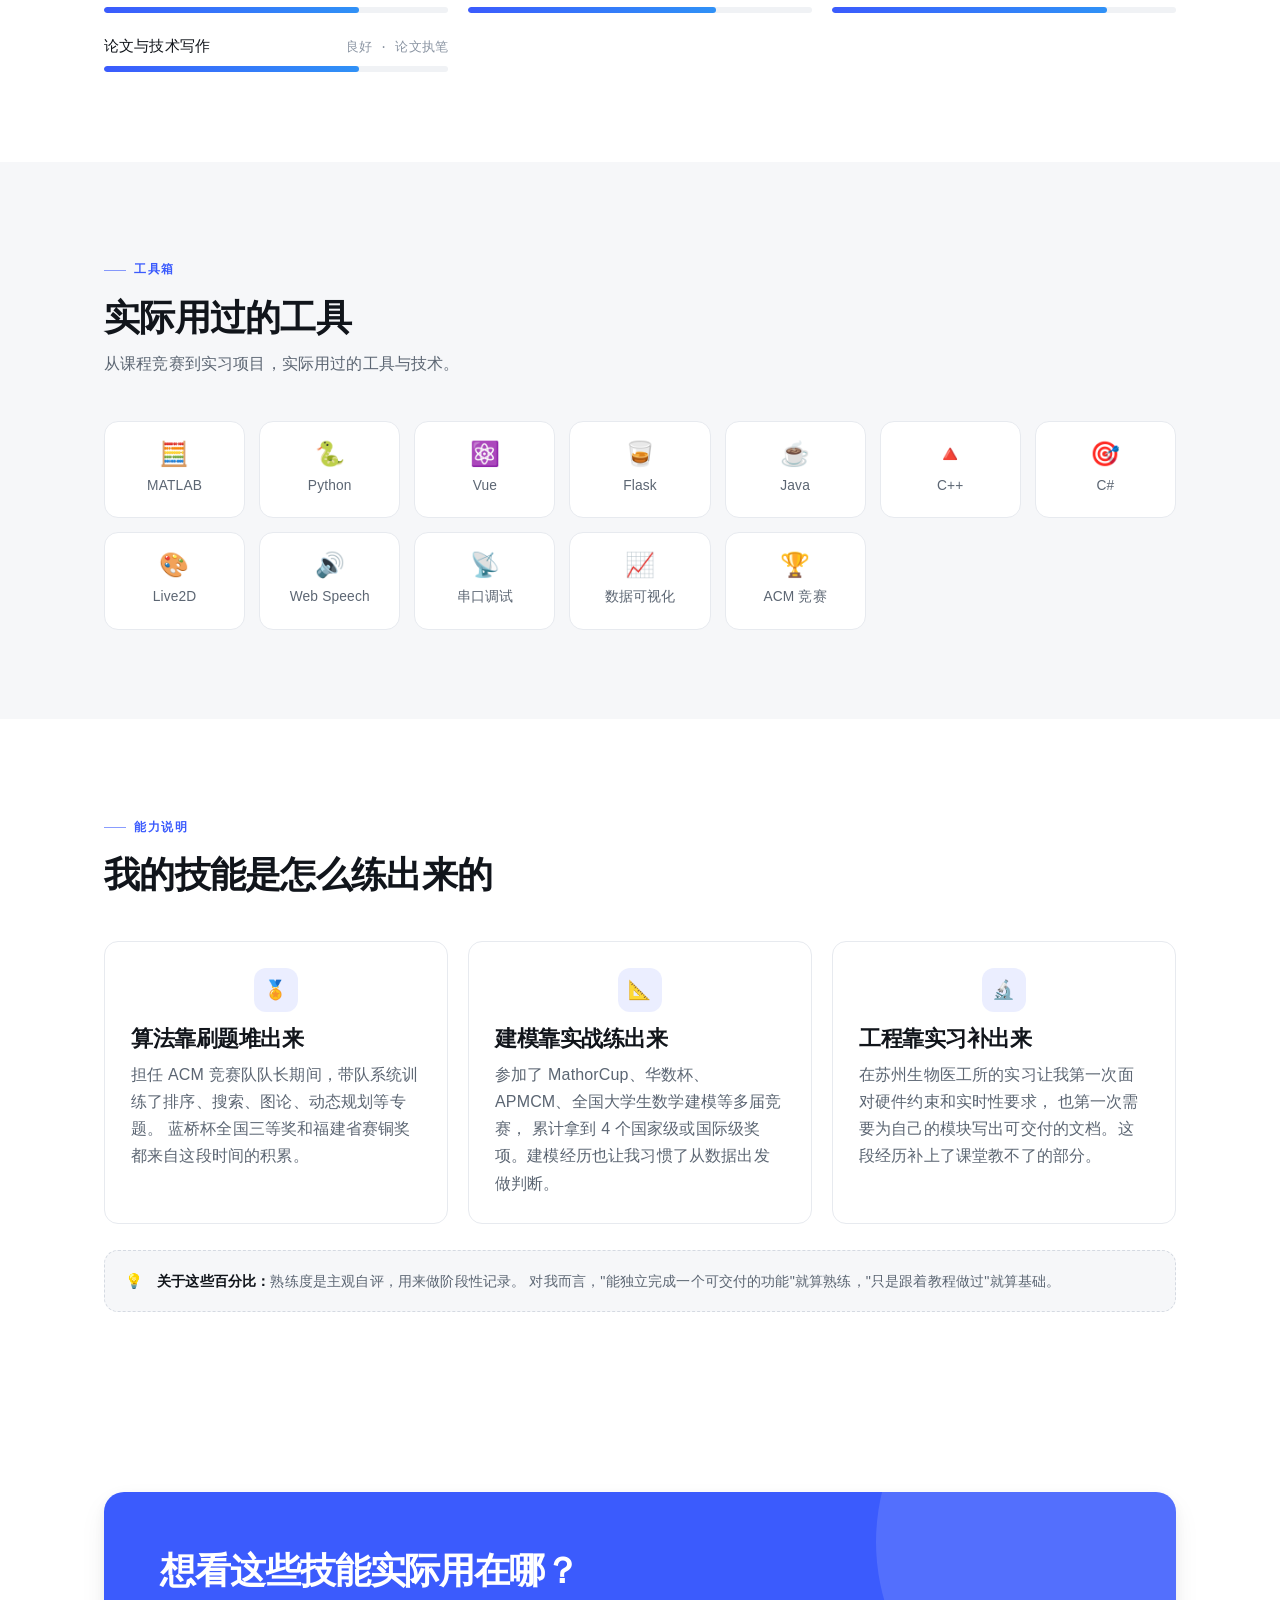
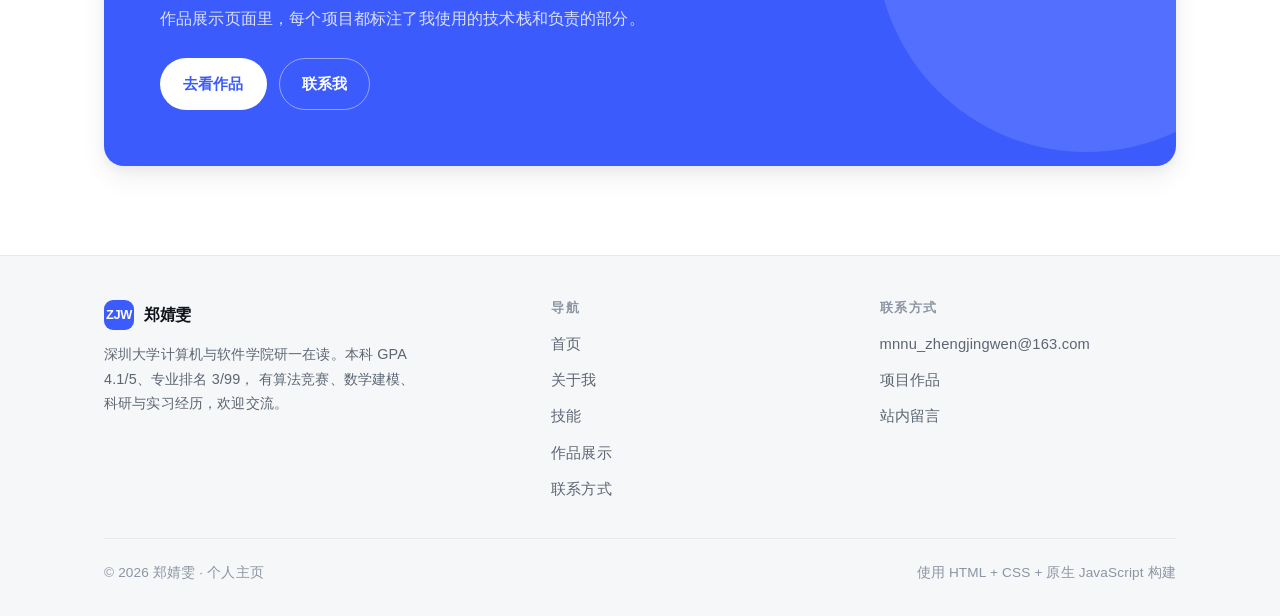
<file: skills.html>
<!DOCTYPE html>
<html lang="zh-CN">
<head>
  <meta charset="UTF-8">
  <meta name="viewport" content="width=device-width, initial-scale=1">
  <title>技能 · 郑婧雯</title>
  <meta name="description" content="郑婧雯的技能矩阵：编程语言、算法与机器学习、前后端开发、工具链，以及竞赛与建模能力。">
  <link rel="icon" href="assets/img/favicon.svg" type="image/svg+xml">
  <link rel="stylesheet" href="assets/css/base.css">
  <link rel="stylesheet" href="assets/css/layout.css">
  <link rel="stylesheet" href="assets/css/pages.css">
</head>
<body>
  <a class="skip-link" href="#main">跳到主要内容</a>

  <header class="site-header" data-header>
    <div class="container site-header__inner">
      <a class="brand" href="index.html">
        <span class="brand__mark">ZJW</span>
        <span>郑婧雯</span>
        <span class="brand__sub">深圳大学 · 研一</span>
      </a>

      <nav class="nav" id="site-nav" data-nav aria-label="主导航">
        <a class="nav__link" href="index.html">首页</a>
        <a class="nav__link" href="about.html">关于我</a>
        <a class="nav__link" href="skills.html" aria-current="page">技能</a>
        <a class="nav__link" href="projects.html">作品展示</a>
        <a class="nav__link" href="contact.html">联系方式</a>
        <a class="btn btn--sm nav__cta" href="contact.html">联系我</a>
      </nav>

      <div class="header-actions">
        <button class="icon-btn theme-toggle" type="button" data-theme-toggle aria-label="切换深浅色主题">
          <svg class="icon-sun" viewBox="0 0 24 24" fill="none" stroke="currentColor" stroke-width="1.8" stroke-linecap="round" aria-hidden="true">
            <circle cx="12" cy="12" r="4.2"/>
            <path d="M12 2.6v2.2M12 19.2v2.2M2.6 12h2.2M19.2 12h2.2M5.4 5.4l1.6 1.6M17 17l1.6 1.6M18.6 5.4L17 7M7 17l-1.6 1.6"/>
          </svg>
          <svg class="icon-moon" viewBox="0 0 24 24" fill="none" stroke="currentColor" stroke-width="1.8" stroke-linecap="round" stroke-linejoin="round" aria-hidden="true">
            <path d="M20 14.2A8.2 8.2 0 0 1 9.8 4 8.4 8.4 0 1 0 20 14.2Z"/>
          </svg>
        </button>

        <button class="icon-btn nav-toggle" type="button" data-nav-toggle aria-label="打开导航菜单" aria-expanded="false" aria-controls="site-nav">
          <span class="nav-toggle__bar"></span>
          <span class="nav-toggle__bar"></span>
          <span class="nav-toggle__bar"></span>
        </button>
      </div>
    </div>
  </header>

  <main id="main">
    <section class="page-hero">
      <div class="container page-hero__inner">
        <span class="eyebrow">技能</span>
        <h1>竞赛、建模、科研与工程，四条线交叉的地方</h1>
        <p class="lead">
          我的技能分布比较特别：编程语言不是最亮的，亮的是算法与建模的组合能力，
          以及把算法落到真实设备和真实数据上的执行能力。熟练度是自评，用于阶段性记录。
        </p>
      </div>
    </section>

    <!-- ============ 技能矩阵 ============ -->
    <section class="section">
      <div class="container">
        <div class="section-head">
          <div class="section-head__text">
            <span class="eyebrow">技能矩阵</span>
            <h2 class="section-title">按类别划分</h2>
          </div>
        </div>

        <!-- 编程语言 -->
        <article class="skill-group">
          <div class="skill-group__head">
            <h3>编程语言</h3>
            <p>课程、竞赛与项目里各用到什么</p>
          </div>
          <div class="skill-bars">
            <div class="skill-bar">
              <div class="skill-bar__top"><span>C / C++</span><span>熟练 · 竞赛主力</span></div>
              <div class="skill-bar__track"><div class="skill-bar__fill" style="--level:90%"></div></div>
            </div>
            <div class="skill-bar">
              <div class="skill-bar__top"><span>Java</span><span>掌握 · 课程 96 分</span></div>
              <div class="skill-bar__track"><div class="skill-bar__fill" style="--level:85%"></div></div>
            </div>
            <div class="skill-bar">
              <div class="skill-bar__top"><span>Python</span><span>良好 · Flask 项目</span></div>
              <div class="skill-bar__track"><div class="skill-bar__fill" style="--level:80%"></div></div>
            </div>
            <div class="skill-bar">
              <div class="skill-bar__top"><span>MATLAB</span><span>掌握 · 科研建模</span></div>
              <div class="skill-bar__track"><div class="skill-bar__fill" style="--level:82%"></div></div>
            </div>
            <div class="skill-bar">
              <div class="skill-bar__top"><span>C#</span><span>良好 · 实习上位机</span></div>
              <div class="skill-bar__track"><div class="skill-bar__fill" style="--level:74%"></div></div>
            </div>
            <div class="skill-bar">
              <div class="skill-bar__top"><span>JavaScript</span><span>基础 · Vue 项目</span></div>
              <div class="skill-bar__track"><div class="skill-bar__fill" style="--level:65%"></div></div>
            </div>
          </div>
          <div class="tag-row">
            <span class="tag">C</span>
            <span class="tag">C++</span>
            <span class="tag">Java</span>
            <span class="tag">Python</span>
            <span class="tag">MATLAB</span>
            <span class="tag">C#</span>
            <span class="tag">JavaScript</span>
          </div>
        </article>

        <!-- 算法与机器学习 -->
        <article class="skill-group">
          <div class="skill-group__head">
            <h3>算法与机器学习</h3>
            <p>竞赛、科研与实习三条线的共同基础</p>
          </div>
          <div class="skill-bars">
            <div class="skill-bar">
              <div class="skill-bar__top"><span>算法与数据结构</span><span>掌握 · ACM 竞赛</span></div>
              <div class="skill-bar__track"><div class="skill-bar__fill" style="--level:88%"></div></div>
            </div>
            <div class="skill-bar">
              <div class="skill-bar__top"><span>机器学习算法（SVM 等）</span><span>掌握 · 实习应用</span></div>
              <div class="skill-bar__track"><div class="skill-bar__fill" style="--level:78%"></div></div>
            </div>
            <div class="skill-bar">
              <div class="skill-bar__top"><span>标记分布学习</span><span>科研实践</span></div>
              <div class="skill-bar__track"><div class="skill-bar__fill" style="--level:70%"></div></div>
            </div>
            <div class="skill-bar">
              <div class="skill-bar__top"><span>数学建模</span><span>熟练 · 多项国奖</span></div>
              <div class="skill-bar__track"><div class="skill-bar__fill" style="--level:85%"></div></div>
            </div>
            <div class="skill-bar">
              <div class="skill-bar__top"><span>信号处理与数据处理</span><span>良好 · 心电项目</span></div>
              <div class="skill-bar__track"><div class="skill-bar__fill" style="--level:75%"></div></div>
            </div>
            <div class="skill-bar">
              <div class="skill-bar__top"><span>深度学习与大模型应用</span><span>良好 · 数字人项目</span></div>
              <div class="skill-bar__track"><div class="skill-bar__fill" style="--level:70%"></div></div>
            </div>
          </div>
          <div class="tag-row">
            <span class="tag">SVM</span>
            <span class="tag">AA-KNN</span>
            <span class="tag">AA-BP</span>
            <span class="tag">风格迁移</span>
            <span class="tag">优化建模</span>
            <span class="tag">数值计算</span>
          </div>
        </article>

        <!-- 前端与后端 -->
        <article class="skill-group">
          <div class="skill-group__head">
            <h3>前后端开发</h3>
            <p>把算法结果交付给用户的那一层</p>
          </div>
          <div class="skill-bars">
            <div class="skill-bar">
              <div class="skill-bar__top"><span>Vue 组件化开发</span><span>良好 · 实习移动端</span></div>
              <div class="skill-bar__track"><div class="skill-bar__fill" style="--level:78%"></div></div>
            </div>
            <div class="skill-bar">
              <div class="skill-bar__top"><span>Flask 后端</span><span>良好 · 数字人项目</span></div>
              <div class="skill-bar__track"><div class="skill-bar__fill" style="--level:72%"></div></div>
            </div>
            <div class="skill-bar">
              <div class="skill-bar__top"><span>Java Web 程序设计</span><span>课程优秀</span></div>
              <div class="skill-bar__track"><div class="skill-bar__fill" style="--level:76%"></div></div>
            </div>
            <div class="skill-bar">
              <div class="skill-bar__top"><span>数据处理与可视化</span><span>课程优秀</span></div>
              <div class="skill-bar__track"><div class="skill-bar__fill" style="--level:72%"></div></div>
            </div>
          </div>
          <div class="tag-row">
            <span class="tag">Vue</span>
            <span class="tag">Flask</span>
            <span class="tag">REST 接口</span>
            <span class="tag">数据可视化</span>
            <span class="tag">移动端适配</span>
          </div>
        </article>

        <!-- 工程与硬件 -->
        <article class="skill-group">
          <div class="skill-group__head">
            <h3>工程实践与硬件</h3>
            <p>实习里学到的、书本上没有的部分</p>
          </div>
          <div class="skill-bars">
            <div class="skill-bar">
              <div class="skill-bar__top"><span>串口 / 蓝牙通信</span><span>良好 · 心电采集</span></div>
              <div class="skill-bar__track"><div class="skill-bar__fill" style="--level:74%"></div></div>
            </div>
            <div class="skill-bar">
              <div class="skill-bar__top"><span>波形显示与实时处理</span><span>良好</span></div>
              <div class="skill-bar__track"><div class="skill-bar__fill" style="--level:72%"></div></div>
            </div>
            <div class="skill-bar">
              <div class="skill-bar__top"><span>项目管理</span><span>课程 97 分 · 竞赛实践</span></div>
              <div class="skill-bar__track"><div class="skill-bar__fill" style="--level:80%"></div></div>
            </div>
            <div class="skill-bar">
              <div class="skill-bar__top"><span>论文与技术写作</span><span>良好 · 论文执笔</span></div>
              <div class="skill-bar__track"><div class="skill-bar__fill" style="--level:74%"></div></div>
            </div>
          </div>
        </article>
      </div>
    </section>

    <!-- ============ 工具箱 ============ -->
    <section class="section section--soft">
      <div class="container">
        <div class="section-head">
          <div class="section-head__text">
            <span class="eyebrow">工具箱</span>
            <h2 class="section-title">实际用过的工具</h2>
            <p>从课程竞赛到实习项目，实际用过的工具与技术。</p>
          </div>
        </div>

        <div class="tool-grid">
          <div class="tool"><span class="tool__icon" aria-hidden="true">🧮</span><span>MATLAB</span></div>
          <div class="tool"><span class="tool__icon" aria-hidden="true">🐍</span><span>Python</span></div>
          <div class="tool"><span class="tool__icon" aria-hidden="true">⚛️</span><span>Vue</span></div>
          <div class="tool"><span class="tool__icon" aria-hidden="true">🥃</span><span>Flask</span></div>
          <div class="tool"><span class="tool__icon" aria-hidden="true">☕</span><span>Java</span></div>
          <div class="tool"><span class="tool__icon" aria-hidden="true">🔺</span><span>C++</span></div>
          <div class="tool"><span class="tool__icon" aria-hidden="true">🎯</span><span>C#</span></div>
          <div class="tool"><span class="tool__icon" aria-hidden="true">🎨</span><span>Live2D</span></div>
          <div class="tool"><span class="tool__icon" aria-hidden="true">🔊</span><span>Web Speech</span></div>
          <div class="tool"><span class="tool__icon" aria-hidden="true">📡</span><span>串口调试</span></div>
          <div class="tool"><span class="tool__icon" aria-hidden="true">📈</span><span>数据可视化</span></div>
          <div class="tool"><span class="tool__icon" aria-hidden="true">🏆</span><span>ACM 竞赛</span></div>
        </div>
      </div>
    </section>

    <!-- ============ 能力自述 ============ -->
    <section class="section">
      <div class="container">
        <div class="section-head">
          <div class="section-head__text">
            <span class="eyebrow">能力说明</span>
            <h2 class="section-title">我的技能是怎么练出来的</h2>
          </div>
        </div>

        <div class="grid grid--3">
          <article class="card card--hover reveal">
            <div class="honor-card__icon" aria-hidden="true">🏅</div>
            <h3>算法靠刷题堆出来</h3>
            <p style="margin-top:8px">
              担任 ACM 竞赛队队长期间，带队系统训练了排序、搜索、图论、动态规划等专题。
              蓝桥杯全国三等奖和福建省赛铜奖都来自这段时间的积累。
            </p>
          </article>

          <article class="card card--hover reveal">
            <div class="honor-card__icon" aria-hidden="true">📐</div>
            <h3>建模靠实战练出来</h3>
            <p style="margin-top:8px">
              参加了 MathorCup、华数杯、APMCM、全国大学生数学建模等多届竞赛，
              累计拿到 4 个国家级或国际级奖项。建模经历也让我习惯了从数据出发做判断。
            </p>
          </article>

          <article class="card card--hover reveal">
            <div class="honor-card__icon" aria-hidden="true">🔬</div>
            <h3>工程靠实习补出来</h3>
            <p style="margin-top:8px">
              在苏州生物医工所的实习让我第一次面对硬件约束和实时性要求，
              也第一次需要为自己的模块写出可交付的文档。这段经历补上了课堂教不了的部分。
            </p>
          </article>
        </div>

        <div class="note-band" style="margin-top:26px">
          <span aria-hidden="true">💡</span>
          <span>
            <strong>关于这些百分比：</strong>熟练度是主观自评，用来做阶段性记录。
            对我而言，"能独立完成一个可交付的功能"就算熟练，"只是跟着教程做过"就算基础。
          </span>
        </div>
      </div>
    </section>

    <section class="section">
      <div class="container">
        <div class="cta-band reveal">
          <h2 class="section-title">想看这些技能实际用在哪？</h2>
          <p>作品展示页面里，每个项目都标注了我使用的技术栈和负责的部分。</p>
          <div class="cta-actions">
            <a class="btn" style="--btn-bg:#fff;--btn-fg:#3b5bfd" href="projects.html">去看作品</a>
            <a class="btn btn--ghost" href="contact.html">联系我</a>
          </div>
        </div>
      </div>
    </section>
  </main>

  <footer class="site-footer">
    <div class="container">
      <div class="footer-grid">
        <div class="footer-brand">
          <a class="brand" href="index.html">
            <span class="brand__mark">ZJW</span>
            <span>郑婧雯</span>
          </a>
          <p>深圳大学计算机与软件学院研一在读。本科 GPA 4.1/5、专业排名 3/99，
             有算法竞赛、数学建模、科研与实习经历，欢迎交流。</p>
        </div>

        <div class="footer-col">
          <h4>导航</h4>
          <ul>
            <li><a href="index.html">首页</a></li>
            <li><a href="about.html">关于我</a></li>
            <li><a href="skills.html">技能</a></li>
            <li><a href="projects.html">作品展示</a></li>
            <li><a href="contact.html">联系方式</a></li>
          </ul>
        </div>

        <div class="footer-col">
          <h4>联系方式</h4>
          <ul>
            <li><a href="mailto:mnnu_zhengjingwen@163.com">mnnu_zhengjingwen@163.com</a></li>
            <li><a href="projects.html">项目作品</a></li>
            <li><a href="contact.html">站内留言</a></li>
          </ul>
        </div>
      </div>

      <div class="footer-bottom">
        <span>© <span data-year>2026</span> 郑婧雯 · 个人主页</span>
        <span>使用 HTML + CSS + 原生 JavaScript 构建</span>
      </div>
    </div>
  </footer>

  <script src="assets/js/main.js"></script>
</body>
</html>
</file>
<file: assets/css/base.css>
/* =============================================================
   base.css — 设计变量 / 样式重置 / 通用组件
   全站唯一的设计来源，其他样式文件只消费这里的变量
   ============================================================= */

/* ---------- 1. 设计令牌（Design Tokens） ---------- */
:root {
  /* 颜色 · 浅色主题 */
  --bg:            #ffffff;
  --bg-soft:       #f6f7f9;
  --surface:       #ffffff;
  --surface-2:     #f0f2f5;
  --text:          #11151b;
  --text-muted:    #5c6673;
  --text-faint:    #8b95a3;
  --border:        #e7eaef;
  --border-strong: #d5dae2;

  --accent:        #3b5bfd;
  --accent-hover:  #2b47e0;
  --accent-soft:   rgba(59, 91, 253, 0.10);
  --accent-line:   rgba(59, 91, 253, 0.28);
  --on-accent:     #ffffff;

  /* 阴影 */
  --shadow-sm: 0 1px 2px rgba(16, 24, 40, 0.04), 0 1px 3px rgba(16, 24, 40, 0.06);
  --shadow-md: 0 4px 12px rgba(16, 24, 40, 0.05), 0 12px 28px rgba(16, 24, 40, 0.06);
  --shadow-lg: 0 8px 24px rgba(16, 24, 40, 0.07), 0 24px 56px rgba(16, 24, 40, 0.10);

  /* 圆角 */
  --radius-sm: 8px;
  --radius:    14px;
  --radius-lg: 20px;
  --radius-pill: 999px;

  /* 布局 */
  --container: 1120px;
  --gutter: 24px;
  --header-h: 66px;

  /* 字体 */
  --font: "Inter", -apple-system, BlinkMacSystemFont, "Segoe UI", "PingFang SC",
          "Hiragino Sans GB", "Microsoft YaHei", "Source Han Sans SC",
          "Noto Sans CJK SC", sans-serif;
  --font-mono: ui-monospace, SFMono-Regular, "JetBrains Mono", Menlo,
               Consolas, "Liberation Mono", monospace;

  /* 动效 */
  --ease: cubic-bezier(0.22, 0.61, 0.36, 1);
  --dur: 0.28s;
}

/* ---------- 2. 深色主题 ---------- */
[data-theme="dark"] {
  --bg:            #0d1015;
  --bg-soft:       #14181f;
  --surface:       #161a21;
  --surface-2:     #1e232c;
  --text:          #eef1f6;
  --text-muted:    #9aa5b4;
  --text-faint:    #6d7887;
  --border:        #242a34;
  --border-strong: #333b47;

  --accent:        #6f86ff;
  --accent-hover:  #8a9cff;
  --accent-soft:   rgba(111, 134, 255, 0.14);
  --accent-line:   rgba(111, 134, 255, 0.35);
  --on-accent:     #0d1015;

  --shadow-sm: 0 1px 2px rgba(0, 0, 0, 0.4);
  --shadow-md: 0 6px 16px rgba(0, 0, 0, 0.42);
  --shadow-lg: 0 16px 48px rgba(0, 0, 0, 0.55);
}

/* ---------- 3. 重置 ---------- */
*,
*::before,
*::after { box-sizing: border-box; }

* { margin: 0; }

html {
  -webkit-text-size-adjust: 100%;
  scroll-behavior: smooth;
  scroll-padding-top: calc(var(--header-h) + 16px);
}

body {
  background: var(--bg);
  color: var(--text);
  font-family: var(--font);
  font-size: 16px;
  line-height: 1.7;
  letter-spacing: 0.01em;
  -webkit-font-smoothing: antialiased;
  -moz-osx-font-smoothing: grayscale;
  transition: background var(--dur) var(--ease), color var(--dur) var(--ease);
  min-height: 100vh;
}

img, svg, video { display: block; max-width: 100%; height: auto; }
input, button, textarea, select { font: inherit; color: inherit; }
button { cursor: pointer; background: none; border: 0; }

ul, ol { padding: 0; list-style: none; }

a {
  color: inherit;
  text-decoration: none;
  transition: color var(--dur) var(--ease);
}

/* ---------- 4. 排版 ---------- */
h1, h2, h3, h4 {
  line-height: 1.25;
  letter-spacing: -0.02em;
  font-weight: 650;
}

.display {
  font-size: clamp(2.2rem, 1.2rem + 4.2vw, 4rem);
  line-height: 1.1;
  letter-spacing: -0.035em;
  font-weight: 700;
}

h2.section-title {
  font-size: clamp(1.6rem, 1.2rem + 1.6vw, 2.25rem);
}

h3 { font-size: clamp(1.1rem, 1rem + 0.5vw, 1.35rem); }

p { color: var(--text-muted); }

.lead {
  font-size: clamp(1.02rem, 0.98rem + 0.3vw, 1.2rem);
  color: var(--text-muted);
  line-height: 1.75;
}

.text-accent { color: var(--accent); }
.muted { color: var(--text-muted); }
.faint { color: var(--text-faint); }
.mono  { font-family: var(--font-mono); }

/* ---------- 5. 通用布局工具 ---------- */
.container {
  width: 100%;
  max-width: var(--container);
  margin-inline: auto;
  padding-inline: var(--gutter);
}

.section { padding-block: clamp(56px, 7vw, 96px); }
.section--soft { background: var(--bg-soft); }

.stack > * + * { margin-top: 16px; }

/* ---------- 6. 区块标题 ---------- */
.section-head {
  display: flex;
  flex-wrap: wrap;
  align-items: flex-end;
  justify-content: space-between;
  gap: 16px 32px;
  margin-bottom: clamp(28px, 3.5vw, 44px);
}

.section-head__text { max-width: 620px; }

.section-head p { margin-top: 10px; }

.eyebrow {
  display: inline-flex;
  align-items: center;
  gap: 8px;
  font-size: 0.78rem;
  font-weight: 600;
  letter-spacing: 0.14em;
  text-transform: uppercase;
  color: var(--accent);
  margin-bottom: 14px;
}

.eyebrow::before {
  content: "";
  width: 22px;
  height: 1px;
  background: currentColor;
  opacity: 0.6;
}

/* ---------- 7. 按钮 ---------- */
.btn {
  --btn-bg: var(--accent);
  --btn-fg: var(--on-accent);
  display: inline-flex;
  align-items: center;
  justify-content: center;
  gap: 8px;
  padding: 12px 22px;
  border-radius: var(--radius-pill);
  background: var(--btn-bg);
  color: var(--btn-fg);
  font-size: 0.95rem;
  font-weight: 600;
  white-space: nowrap;
  border: 1px solid transparent;
  transition: transform var(--dur) var(--ease),
              box-shadow var(--dur) var(--ease),
              background var(--dur) var(--ease),
              border-color var(--dur) var(--ease),
              color var(--dur) var(--ease);
}

.btn:hover  { transform: translateY(-2px); box-shadow: var(--shadow-md); }
.btn:active { transform: translateY(0); }

.btn--ghost {
  --btn-bg: transparent;
  --btn-fg: var(--text);
  border-color: var(--border-strong);
}
.btn--ghost:hover { border-color: var(--accent); color: var(--accent); }

.btn--soft {
  --btn-bg: var(--accent-soft);
  --btn-fg: var(--accent);
}

.btn--sm { padding: 8px 16px; font-size: 0.85rem; }

/* 文字链接 */
.link-arrow {
  display: inline-flex;
  align-items: center;
  gap: 6px;
  color: var(--accent);
  font-weight: 600;
  font-size: 0.94rem;
}
.link-arrow::after {
  content: "→";
  transition: transform var(--dur) var(--ease);
}
.link-arrow:hover::after { transform: translateX(4px); }

/* ---------- 8. 卡片 ---------- */
.card {
  background: var(--surface);
  border: 1px solid var(--border);
  border-radius: var(--radius);
  padding: 26px;
  transition: transform var(--dur) var(--ease),
              box-shadow var(--dur) var(--ease),
              border-color var(--dur) var(--ease);
}

.card--hover:hover {
  transform: translateY(-4px);
  border-color: var(--border-strong);
  box-shadow: var(--shadow-md);
}

/* ---------- 9. 标签 / 徽章 ---------- */
.tag {
  display: inline-flex;
  align-items: center;
  padding: 4px 11px;
  border-radius: var(--radius-pill);
  background: var(--surface-2);
  border: 1px solid var(--border);
  color: var(--text-muted);
  font-size: 0.78rem;
  font-weight: 500;
  letter-spacing: 0.01em;
}

.tag--accent {
  background: var(--accent-soft);
  border-color: var(--accent-line);
  color: var(--accent);
}

/* ---------- 10. 栅格 ---------- */
.grid { display: grid; gap: 20px; }
.grid--2 { grid-template-columns: repeat(auto-fit, minmax(280px, 1fr)); }
.grid--3 { grid-template-columns: repeat(auto-fit, minmax(260px, 1fr)); }
.grid--4 { grid-template-columns: repeat(auto-fit, minmax(210px, 1fr)); }

/* ---------- 11. 滚动入场动效 ---------- */
.reveal {
  opacity: 0;
  transform: translateY(22px);
  transition: opacity 0.6s var(--ease), transform 0.6s var(--ease);
  transition-delay: var(--reveal-delay, 0s);
}

.reveal.is-visible { opacity: 1; transform: none; }

/* ---------- 12. 可访问性 ---------- */
:focus-visible {
  outline: 2px solid var(--accent);
  outline-offset: 3px;
  border-radius: 4px;
}

.skip-link {
  position: absolute;
  left: -9999px;
  top: 12px;
  z-index: 200;
  padding: 10px 18px;
  background: var(--accent);
  color: var(--on-accent);
  border-radius: var(--radius-sm);
}
.skip-link:focus { left: 12px; }

.sr-only {
  position: absolute;
  width: 1px; height: 1px;
  padding: 0; margin: -1px;
  overflow: hidden;
  clip: rect(0 0 0 0);
  white-space: nowrap;
  border: 0;
}

/* ---------- 13. 无障碍降级 ---------- */
@media (prefers-reduced-motion: reduce) {
  html { scroll-behavior: auto; }
  *, *::before, *::after {
    animation-duration: 0.01ms !important;
    animation-iteration-count: 1 !important;
    transition-duration: 0.01ms !important;
  }
  .reveal { opacity: 1; transform: none; }
}
</file>
<file: assets/css/layout.css>
/* =============================================================
   layout.css — 顶部导航 / 页脚 / 页面横幅 / 响应式断点
   ============================================================= */

/* ---------- 1. 顶部导航 ---------- */
.site-header {
  position: sticky;
  top: 0;
  z-index: 100;
  background: color-mix(in srgb, var(--bg) 82%, transparent);
  backdrop-filter: saturate(180%) blur(14px);
  -webkit-backdrop-filter: saturate(180%) blur(14px);
  border-bottom: 1px solid transparent;
  transition: border-color var(--dur) var(--ease),
              box-shadow var(--dur) var(--ease),
              background var(--dur) var(--ease);
}

.site-header.is-scrolled {
  border-bottom-color: var(--border);
  box-shadow: var(--shadow-sm);
}

.site-header__inner {
  height: var(--header-h);
  display: flex;
  align-items: center;
  justify-content: space-between;
  gap: 16px;
}

/* 品牌（姓名标识） */
.brand {
  display: inline-flex;
  align-items: center;
  gap: 10px;
  font-weight: 700;
  letter-spacing: -0.02em;
  font-size: 1.02rem;
  white-space: nowrap;
}

.brand__mark {
  width: 30px;
  height: 30px;
  display: grid;
  place-items: center;
  border-radius: 9px;
  background: var(--accent);
  color: var(--on-accent);
  font-size: 0.8rem;
  font-weight: 700;
}

.brand__sub {
  color: var(--text-faint);
  font-size: 0.78rem;
  font-weight: 500;
  padding-left: 10px;
  margin-left: 2px;
  border-left: 1px solid var(--border-strong);
}

/* 导航链接 */
.nav {
  display: flex;
  align-items: center;
  gap: 4px;
}

.nav__link {
  position: relative;
  padding: 8px 14px;
  border-radius: var(--radius-pill);
  font-size: 0.92rem;
  font-weight: 500;
  color: var(--text-muted);
}

.nav__link:hover {
  color: var(--text);
  background: var(--surface-2);
}

.nav__link[aria-current="page"] {
  color: var(--accent);
  font-weight: 600;
  background: var(--accent-soft);
}

/* 右侧操作区 */
.header-actions {
  display: flex;
  align-items: center;
  gap: 8px;
}

.icon-btn {
  width: 38px;
  height: 38px;
  display: grid;
  place-items: center;
  border-radius: 10px;
  border: 1px solid var(--border);
  background: var(--surface);
  color: var(--text-muted);
  transition: color var(--dur) var(--ease),
              border-color var(--dur) var(--ease),
              transform var(--dur) var(--ease);
}

.icon-btn:hover {
  color: var(--accent);
  border-color: var(--accent-line);
  transform: translateY(-1px);
}

.icon-btn svg { width: 18px; height: 18px; }

/* 主题切换：默认显示太阳，隐藏月亮 */
.theme-toggle .icon-moon { display: none; }
[data-theme="dark"] .theme-toggle .icon-sun  { display: none; }
[data-theme="dark"] .theme-toggle .icon-moon { display: block; }

/* 汉堡按钮（移动端） */
.nav-toggle { display: none; }
.nav-toggle__bar {
  width: 18px;
  height: 2px;
  border-radius: 2px;
  background: currentColor;
  transition: transform var(--dur) var(--ease), opacity var(--dur) var(--ease);
}
.nav-toggle__bar + .nav-toggle__bar { margin-top: 4px; }

/* 汉堡 → 关闭 的动画 */
.nav-toggle[aria-expanded="true"] .nav-toggle__bar:nth-child(1) {
  transform: translateY(6px) rotate(45deg);
}
.nav-toggle[aria-expanded="true"] .nav-toggle__bar:nth-child(2) { opacity: 0; }
.nav-toggle[aria-expanded="true"] .nav-toggle__bar:nth-child(3) {
  transform: translateY(-6px) rotate(-45deg);
}

/* ---------- 2. 页面横幅（内页头部） ---------- */
.page-hero {
  position: relative;
  overflow: hidden;
  padding-block: clamp(64px, 9vw, 116px) clamp(40px, 5vw, 64px);
  border-bottom: 1px solid var(--border);
  background:
    radial-gradient(120% 140% at 12% 0%, var(--accent-soft) 0%, transparent 58%),
    var(--bg);
}

.page-hero::after {
  content: "";
  position: absolute;
  inset: 0;
  background-image:
    linear-gradient(var(--border) 1px, transparent 1px),
    linear-gradient(90deg, var(--border) 1px, transparent 1px);
  background-size: 56px 56px;
  opacity: 0.5;
  -webkit-mask-image: radial-gradient(80% 70% at 70% 0%, #000 0%, transparent 75%);
          mask-image: radial-gradient(80% 70% at 70% 0%, #000 0%, transparent 75%);
  pointer-events: none;
}

.page-hero__inner {
  position: relative;
  z-index: 1;
  max-width: 760px;
}

.page-hero h1 {
  font-size: clamp(2rem, 1.3rem + 3vw, 3.2rem);
  letter-spacing: -0.035em;
}

.page-hero p { margin-top: 16px; }

/* ---------- 3. 页脚 ---------- */
.site-footer {
  border-top: 1px solid var(--border);
  background: var(--bg-soft);
  padding-block: 44px 32px;
}

.footer-grid {
  display: grid;
  gap: 32px;
  grid-template-columns: 1.4fr 1fr 1fr;
}

.footer-brand p {
  margin-top: 12px;
  font-size: 0.9rem;
  max-width: 320px;
}

.footer-col h4 {
  font-size: 0.8rem;
  letter-spacing: 0.12em;
  text-transform: uppercase;
  color: var(--text-faint);
  font-weight: 600;
  margin-bottom: 14px;
}

.footer-col li + li { margin-top: 9px; }
.footer-col a { font-size: 0.92rem; color: var(--text-muted); }
.footer-col a:hover { color: var(--accent); }

.footer-bottom {
  margin-top: 36px;
  padding-top: 22px;
  border-top: 1px solid var(--border);
  display: flex;
  flex-wrap: wrap;
  justify-content: space-between;
  gap: 12px;
  font-size: 0.85rem;
  color: var(--text-faint);
}

/* ---------- 4. 底部行动号召 ---------- */
.cta-band {
  position: relative;
  overflow: hidden;
  border-radius: var(--radius-lg);
  padding: clamp(32px, 5vw, 56px);
  background: var(--accent);
  color: var(--on-accent);
  box-shadow: var(--shadow-md);
}

.cta-band::before {
  content: "";
  position: absolute;
  width: 420px;
  height: 420px;
  right: -120px;
  top: -160px;
  border-radius: 50%;
  background: rgba(255, 255, 255, 0.12);
}

.cta-band > * { position: relative; z-index: 1; }

.cta-band h2 { letter-spacing: -0.03em; }

.cta-band p {
  color: rgba(255, 255, 255, 0.82);
  margin-top: 12px;
  max-width: 560px;
}

[data-theme="dark"] .cta-band p { color: rgba(13, 16, 21, 0.7); }

.cta-band .btn--ghost {
  --btn-fg: var(--on-accent);
  border-color: rgba(255, 255, 255, 0.45);
}
[data-theme="dark"] .cta-band .btn--ghost { border-color: rgba(13, 16, 21, 0.35); }
.cta-band .btn--ghost:hover {
  background: rgba(255, 255, 255, 0.14);
  color: var(--on-accent);
}
[data-theme="dark"] .cta-band .btn--ghost:hover {
  background: rgba(13, 16, 21, 0.1);
  color: var(--on-accent);
}

.cta-actions {
  display: flex;
  flex-wrap: wrap;
  gap: 12px;
  margin-top: 26px;
}

/* ---------- 5. 响应式 ---------- */
@media (max-width: 900px) {
  .footer-grid { grid-template-columns: 1fr 1fr; }
  .footer-brand { grid-column: 1 / -1; }
}

@media (max-width: 760px) {
  :root { --gutter: 20px; --header-h: 60px; }

  .brand__sub { display: none; }

  .nav-toggle { display: grid; }

  /* 汉堡菜单展开为下拉面板 */
  .nav {
    position: fixed;
    inset: var(--header-h) 0 auto 0;
    flex-direction: column;
    align-items: stretch;
    gap: 2px;
    padding: 14px var(--gutter) 22px;
    background: var(--bg);
    border-bottom: 1px solid var(--border);
    box-shadow: var(--shadow-md);

    opacity: 0;
    visibility: hidden;
    transform: translateY(-8px);
    transition: opacity var(--dur) var(--ease),
                transform var(--dur) var(--ease),
                visibility var(--dur) var(--ease);
  }

  .nav.is-open { opacity: 1; visibility: visible; transform: none; }

  .nav__link {
    padding: 12px 14px;
    border-radius: var(--radius-sm);
    font-size: 1rem;
  }

  .nav__cta { display: none; }

  .footer-grid { grid-template-columns: 1fr; }
}

@media (max-width: 480px) {
  .section-head { align-items: flex-start; }
  .cta-actions .btn { width: 100%; }
}
</file>
<file: assets/css/pages.css>
/* =============================================================
   pages.css — 各页面专属样式
   ① 首页 ② 关于我 ③ 技能 ④ 作品展示 ⑤ 联系方式
   ============================================================= */

/* =========================================================
   ① 首页 · Hero 首屏
   ========================================================= */
.hero {
  position: relative;
  overflow: hidden;
  padding-block: clamp(56px, 8vw, 108px) clamp(56px, 8vw, 104px);
}

.hero::before {
  content: "";
  position: absolute;
  top: -180px;
  right: -140px;
  width: 620px;
  height: 620px;
  border-radius: 50%;
  background: radial-gradient(circle, var(--accent-soft) 0%, transparent 68%);
  pointer-events: none;
}

.hero__grid {
  position: relative;
  display: grid;
  gap: clamp(36px, 5vw, 64px);
  grid-template-columns: minmax(0, 1.15fr) minmax(0, 0.85fr);
  align-items: center;
}

.hero__badge {
  display: inline-flex;
  align-items: center;
  gap: 8px;
  padding: 6px 14px 6px 8px;
  border-radius: var(--radius-pill);
  border: 1px solid var(--border);
  background: var(--surface);
  font-size: 0.82rem;
  color: var(--text-muted);
  box-shadow: var(--shadow-sm);
  margin-bottom: 22px;
}

.hero__badge .dot {
  width: 7px;
  height: 7px;
  border-radius: 50%;
  background: #22c55e;
  box-shadow: 0 0 0 3px rgba(34, 197, 94, 0.18);
}

.hero h1 { margin-bottom: 18px; }

.hero__role {
  display: block;
  font-size: 0.42em;
  font-weight: 600;
  letter-spacing: 0.02em;
  color: var(--accent);
  margin-top: 14px;
}

.hero__desc { max-width: 520px; }

.hero__actions {
  display: flex;
  flex-wrap: wrap;
  gap: 12px;
  margin-top: 30px;
}

/* 首屏右侧名片卡 */
.profile-card {
  background: var(--surface);
  border: 1px solid var(--border);
  border-radius: var(--radius-lg);
  padding: 26px;
  box-shadow: var(--shadow-md);
}

.profile-card__head {
  padding-bottom: 20px;
  border-bottom: 1px solid var(--border);
}

.profile-card__name {
  font-size: 1.15rem;
  font-weight: 700;
  letter-spacing: -0.02em;
}
.profile-card__meta { font-size: 0.86rem; color: var(--text-faint); }

/* 数据三栏 */
.stats {
  display: grid;
  grid-template-columns: repeat(3, 1fr);
  gap: 10px;
  margin-top: 24px;
  padding-top: 22px;
  border-top: 1px solid var(--border);
}

.stat__num {
  font-size: clamp(1.3rem, 1.1rem + 0.8vw, 1.7rem);
  font-weight: 700;
  letter-spacing: -0.03em;
  line-height: 1.2;
}

.stat__label { font-size: 0.78rem; color: var(--text-faint); }

/* 当前在做 */
.now-card {
  margin-top: 18px;
  padding: 14px 16px;
  border-radius: var(--radius);
  background: var(--accent-soft);
  border: 1px solid var(--accent-line);
}

.now-card__label {
  display: flex;
  align-items: center;
  gap: 7px;
  font-size: 0.74rem;
  font-weight: 700;
  letter-spacing: 0.1em;
  text-transform: uppercase;
  color: var(--accent);
}

.now-card p {
  margin-top: 5px;
  font-size: 0.9rem;
  color: var(--text);
}

/* =========================================================
   首页 · 精选作品
   ========================================================= */
.work-card {
  display: flex;
  flex-direction: column;
  overflow: hidden;
  padding: 0;
}

.work-card__cover {
  aspect-ratio: 16 / 10;
  width: 100%;
  object-fit: cover;
  background: var(--surface-2);
  border-bottom: 1px solid var(--border);
}

.work-card__body {
  display: flex;
  flex-direction: column;
  flex: 1;
  padding: 22px;
}

.work-card__title {
  display: flex;
  align-items: baseline;
  justify-content: space-between;
  gap: 12px;
}

.work-card__desc { margin-top: 10px; font-size: 0.93rem; }

.tag-row {
  display: flex;
  flex-wrap: wrap;
  gap: 7px;
  margin-top: 16px;
}

.work-card__foot {
  margin-top: auto;
  padding-top: 18px;
}

/* =========================================================
   ② 关于我
   ========================================================= */
.about-grid {
  display: grid;
  gap: clamp(28px, 4vw, 56px);
  grid-template-columns: minmax(0, 1.25fr) minmax(0, 1fr);
  align-items: start;
}

.prose p + p { margin-top: 16px; }

/* 基本信息表 */
.info-list { display: grid; gap: 2px; }

.info-list__row {
  display: flex;
  justify-content: space-between;
  align-items: baseline;
  gap: 16px;
  padding: 12px 0;
  border-bottom: 1px dashed var(--border);
  font-size: 0.94rem;
}

.info-list__row:last-child { border-bottom: 0; }
.info-list__row dt { color: var(--text-faint); flex: none; }
.info-list__row dd { color: var(--text); text-align: right; font-weight: 500; }

/* 学习时间轴 */
.timeline {
  position: relative;
  padding-left: 30px;
  display: grid;
  gap: 22px;
}

.timeline::before {
  content: "";
  position: absolute;
  left: 6px;
  top: 8px;
  bottom: 8px;
  width: 1px;
  background: linear-gradient(var(--border-strong), transparent);
}

.timeline__item { position: relative; }

.timeline__item::before {
  content: "";
  position: absolute;
  left: -30px;
  top: 22px;
  width: 13px;
  height: 13px;
  border-radius: 50%;
  background: var(--bg);
  border: 2px solid var(--border-strong);
  transition: border-color var(--dur) var(--ease), box-shadow var(--dur) var(--ease);
}

.timeline__item:hover::before {
  border-color: var(--accent);
  box-shadow: 0 0 0 4px var(--accent-soft);
}

.timeline__date {
  font-size: 0.8rem;
  font-weight: 600;
  letter-spacing: 0.06em;
  color: var(--accent);
  font-family: var(--font-mono);
}

.timeline__item h3 { margin-top: 4px; }
.timeline__item p { margin-top: 8px; font-size: 0.94rem; }

/* 课程与荣誉 */
.honor-card { text-align: center; padding: 28px 20px; }

.honor-card__icon {
  width: 44px;
  height: 44px;
  margin: 0 auto 14px;
  display: grid;
  place-items: center;
  border-radius: 12px;
  background: var(--accent-soft);
  color: var(--accent);
  font-size: 1.15rem;
}

.honor-card h3 { font-size: 1.02rem; }
.honor-card p { margin-top: 8px; font-size: 0.9rem; }

.skill-pill-list {
  display: flex;
  flex-wrap: wrap;
  gap: 8px;
  margin-top: 18px;
}

/* =========================================================
   ③ 技能
   ========================================================= */
.skill-group { margin-bottom: clamp(36px, 4vw, 52px); }
.skill-group:last-child { margin-bottom: 0; }

.skill-group__head {
  display: flex;
  align-items: center;
  gap: 12px;
  margin-bottom: 22px;
  padding-bottom: 14px;
  border-bottom: 1px solid var(--border);
}

.skill-group__head h3 { flex: none; }
.skill-group__head p { font-size: 0.88rem; }

.skill-bars {
  display: grid;
  gap: 20px;
  grid-template-columns: repeat(auto-fit, minmax(280px, 1fr));
}

.skill-bar__top {
  display: flex;
  justify-content: space-between;
  align-items: baseline;
  gap: 12px;
  margin-bottom: 8px;
  font-size: 0.94rem;
}

.skill-bar__top span:last-child {
  font-size: 0.8rem;
  color: var(--text-faint);
  font-family: var(--font-mono);
}

.skill-bar__track {
  height: 6px;
  border-radius: 999px;
  background: var(--surface-2);
  overflow: hidden;
}

.skill-bar__fill {
  height: 100%;
  width: 0;
  border-radius: 999px;
  background: linear-gradient(90deg, var(--accent), color-mix(in srgb, var(--accent) 55%, #22d3ee));
  transition: width 1.1s var(--ease);
}

.skill-bar.is-visible .skill-bar__fill { width: var(--level); }

/* 工具箱 */
.tool-grid {
  display: grid;
  gap: 14px;
  grid-template-columns: repeat(auto-fill, minmax(140px, 1fr));
}

.tool {
  display: flex;
  flex-direction: column;
  align-items: center;
  gap: 8px;
  padding: 20px 12px;
  border-radius: var(--radius);
  border: 1px solid var(--border);
  background: var(--surface);
  font-size: 0.86rem;
  font-weight: 500;
  text-align: center;
  transition: transform var(--dur) var(--ease),
              border-color var(--dur) var(--ease),
              box-shadow var(--dur) var(--ease);
}

.tool:hover {
  transform: translateY(-3px);
  border-color: var(--accent-line);
  box-shadow: var(--shadow-sm);
}

.tool__icon { font-size: 1.5rem; line-height: 1; }
.tool span:last-child { color: var(--text-muted); }

/* 正在学习 */
.learning-list { display: grid; gap: 18px; }

.learning-item {
  display: grid;
  gap: 6px 18px;
  grid-template-columns: 1fr auto;
  align-items: center;
}

.learning-item__name { font-weight: 600; font-size: 0.96rem; }
.learning-item__note { grid-column: 1 / -1; font-size: 0.88rem; }

/* =========================================================
   ⑤ 联系方式
   ========================================================= */
.contact-grid {
  display: grid;
  gap: clamp(28px, 4vw, 48px);
  grid-template-columns: minmax(0, 1fr) minmax(0, 1.1fr);
  align-items: start;
}

.contact-card {
  display: flex;
  align-items: center;
  gap: 16px;
  padding: 18px 20px;
}

.contact-card__icon {
  width: 42px;
  height: 42px;
  flex: none;
  display: grid;
  place-items: center;
  border-radius: 12px;
  background: var(--accent-soft);
  color: var(--accent);
  font-size: 1.05rem;
}

.contact-card__label {
  font-size: 0.76rem;
  letter-spacing: 0.1em;
  text-transform: uppercase;
  color: var(--text-faint);
  font-weight: 600;
}

.contact-card__value {
  font-weight: 600;
  font-size: 0.98rem;
  word-break: break-all;
}

.copy-btn {
  flex: none;
  margin-left: auto;
  padding: 6px 12px;
  border-radius: var(--radius-pill);
  border: 1px solid var(--border);
  font-size: 0.78rem;
  color: var(--text-muted);
  transition: all var(--dur) var(--ease);
}

.copy-btn:hover {
  color: var(--accent);
  border-color: var(--accent-line);
  background: var(--accent-soft);
}

.copy-btn.is-copied {
  color: #16a34a;
  border-color: #16a34a;
  background: rgba(22, 163, 74, 0.08);
}

/* 表单 */
.form { display: grid; gap: 18px; }

.field { display: grid; gap: 8px; }

.field label {
  font-size: 0.86rem;
  font-weight: 600;
  color: var(--text-muted);
}

.field input,
.field textarea,
.field select {
  width: 100%;
  padding: 12px 14px;
  border-radius: var(--radius-sm);
  border: 1px solid var(--border-strong);
  background: var(--bg);
  font-size: 0.95rem;
  transition: border-color var(--dur) var(--ease), box-shadow var(--dur) var(--ease);
}

.field input:focus,
.field textarea:focus {
  outline: none;
  border-color: var(--accent);
  box-shadow: 0 0 0 3px var(--accent-soft);
}

.field textarea { resize: vertical; min-height: 128px; }

.field__error {
  font-size: 0.8rem;
  color: #dc2626;
  min-height: 1em;
}

.field.has-error input,
.field.has-error textarea { border-color: #dc2626; }

.form-note {
  font-size: 0.82rem;
  color: var(--text-faint);
}

.form-status {
  display: none;
  padding: 12px 16px;
  border-radius: var(--radius-sm);
  background: rgba(22, 163, 74, 0.1);
  border: 1px solid rgba(22, 163, 74, 0.32);
  color: #15803d;
  font-size: 0.9rem;
}

.form-status.is-shown { display: block; }

[data-theme="dark"] .form-status { color: #4ade80; }

/* 社交链接 */
.social-row { display: flex; flex-wrap: wrap; gap: 10px; margin-top: 18px; }

/* 提示条 */
.note-band {
  display: flex;
  gap: 14px;
  padding: 18px 20px;
  border-radius: var(--radius);
  border: 1px dashed var(--border-strong);
  background: var(--bg-soft);
  font-size: 0.9rem;
  color: var(--text-muted);
}

.note-band strong { color: var(--text); }

/* =========================================================
   教育背景 · 课程成绩 · 经历块 · 获奖列表
   ========================================================= */
.edu-grid {
  display: grid;
  gap: 18px;
  grid-template-columns: repeat(auto-fit, minmax(300px, 1fr));
}

.edu-item { height: 100%; }

.edu-item__top {
  display: flex;
  flex-wrap: wrap;
  align-items: baseline;
  justify-content: space-between;
  gap: 8px 16px;
}

.edu-item__date {
  font-family: var(--font-mono);
  font-size: 0.82rem;
  font-weight: 600;
  color: var(--accent);
}

.edu-item__deg {
  font-size: 0.88rem;
  color: var(--text-faint);
  font-weight: 500;
}

.edu-item h3 { margin-top: 10px; }
.edu-item p  { margin-top: 8px; font-size: 0.93rem; }

/* 课程成绩网格 */
.course-grid {
  display: grid;
  gap: 10px;
  grid-template-columns: repeat(auto-fill, minmax(200px, 1fr));
}

.course-item {
  display: flex;
  align-items: center;
  justify-content: space-between;
  gap: 12px;
  padding: 13px 15px;
  border: 1px solid var(--border);
  border-radius: var(--radius-sm);
  background: var(--bg);
  transition: border-color var(--dur) var(--ease), transform var(--dur) var(--ease);
}

.course-item:hover { border-color: var(--accent-line); transform: translateY(-2px); }
.course-item__name  { font-size: 0.9rem; color: var(--text-muted); }
.course-item__score { flex: none; font-family: var(--font-mono); font-weight: 700; color: var(--accent); }
.course-item__score--text { font-family: var(--font); font-size: 0.82rem; }

/* 经历块（科研 / 实习） */
.exp-block__head {
  display: flex;
  flex-wrap: wrap;
  align-items: baseline;
  justify-content: space-between;
  gap: 8px 16px;
}

.exp-block__org { font-size: 0.9rem; color: var(--text-faint); font-weight: 500; }
.exp-block h3   { margin-top: 8px; }

.bullet-list {
  display: grid;
  gap: 10px;
  margin-top: 16px;
}

.bullet-list li {
  position: relative;
  padding-left: 20px;
  font-size: 0.94rem;
  color: var(--text-muted);
}

.bullet-list li::before {
  content: "";
  position: absolute;
  left: 4px;
  top: 0.72em;
  width: 6px;
  height: 6px;
  border-radius: 50%;
  background: var(--accent);
  opacity: 0.55;
}

.bullet-list strong { color: var(--text); font-weight: 600; }

/* 获奖列表 */
.award-list { display: grid; }

.award-item {
  display: flex;
  align-items: center;
  gap: 18px;
  padding: 15px 0;
  border-bottom: 1px solid var(--border);
}

.award-item:last-child { border-bottom: 0; }

.award-badge {
  flex: none;
  width: 92px;
  text-align: center;
  padding: 5px 8px;
  border-radius: var(--radius-pill);
  font-size: 0.76rem;
  font-weight: 700;
  letter-spacing: 0.02em;
}

.award-badge--national { background: rgba(234, 88, 12, 0.13); color: #c2410c; }
.award-badge--intl    { background: rgba(37, 99, 235, 0.13); color: #1d4ed8; }
.award-badge--prov    { background: var(--surface-2); color: var(--text-muted); }

.award-item__name  { font-size: 0.96rem; font-weight: 500; }
.award-item__level { font-size: 0.84rem; color: var(--text-faint); margin-top: 2px; }

/* 数据小结 */
.fact-row {
  display: flex;
  flex-wrap: wrap;
  gap: 10px 28px;
  margin-top: 4px;
}

.fact {
  display: flex;
  align-items: baseline;
  gap: 8px;
  font-size: 0.92rem;
}

.fact__num {
  font-size: 1.15rem;
  font-weight: 700;
  letter-spacing: -0.02em;
  color: var(--accent);
}

.fact__label { color: var(--text-muted); }

/* =========================================================
   响应式
   ========================================================= */
@media (max-width: 900px) {
  .hero__grid,
  .about-grid,
  .contact-grid { grid-template-columns: 1fr; }

  .hero__desc { max-width: none; }
  .profile-card { max-width: 480px; }
}

@media (max-width: 560px) {
  .award-item { gap: 12px; }
  .award-badge { width: 78px; font-size: 0.72rem; }
  .stats { grid-template-columns: repeat(3, 1fr); }
  .section-head .link-arrow { width: 100%; }
}
</file>
<file: assets/css/projects.css>
/* =============================================================
   projects.css — 作品展示页专属样式
   ============================================================= */

/* 分类筛选栏 */
.filter-bar {
  display: flex;
  flex-wrap: wrap;
  gap: 8px;
  margin-bottom: 24px;
}

.filter-btn {
  padding: 8px 16px;
  border-radius: var(--radius-pill);
  border: 1px solid var(--border);
  background: var(--surface);
  color: var(--text-muted);
  font-size: 0.88rem;
  font-weight: 500;
  transition: all var(--dur) var(--ease);
}

.filter-btn:hover { color: var(--text); border-color: var(--border-strong); }

.filter-btn.is-active {
  background: var(--accent);
  border-color: var(--accent);
  color: var(--on-accent);
  font-weight: 600;
}

/* 计数行 */
.filter-count {
  display: flex;
  align-items: center;
  gap: 8px;
  font-size: 0.88rem;
  color: var(--text-faint);
  margin-bottom: 28px;
}

.filter-count strong {
  font-family: var(--font-mono);
  color: var(--accent);
  font-size: 1rem;
}

/* 项目网格 */
.project-grid {
  display: grid;
  gap: 22px;
  grid-template-columns: repeat(auto-fill, minmax(320px, 1fr));
}

.project-card {
  display: flex;
  flex-direction: column;
  overflow: hidden;
  padding: 0;
  scroll-margin-top: calc(var(--header-h) + 24px);
}

.project-card.is-hidden { display: none; }

/* 封面 */
.project-card__cover {
  position: relative;
  aspect-ratio: 16 / 9;
  overflow: hidden;
  background: var(--surface-2);
  border-bottom: 1px solid var(--border);
}

.project-card__cover img {
  width: 100%;
  height: 100%;
  object-fit: cover;
  transition: transform 0.5s var(--ease);
}

.project-card:hover .project-card__cover img { transform: scale(1.045); }

.project-card__cat {
  position: absolute;
  top: 12px;
  left: 12px;
  padding: 4px 11px;
  border-radius: var(--radius-pill);
  background: rgba(255, 255, 255, 0.9);
  color: #11151b;
  font-size: 0.72rem;
  font-weight: 600;
  letter-spacing: 0.02em;
  backdrop-filter: blur(6px);
  -webkit-backdrop-filter: blur(6px);
}

/* 奖项角标 */
.project-card__award {
  position: absolute;
  top: 12px;
  right: 12px;
  padding: 4px 11px;
  border-radius: var(--radius-pill);
  background: rgba(234, 88, 12, 0.92);
  color: #fff;
  font-size: 0.72rem;
  font-weight: 600;
  backdrop-filter: blur(6px);
  -webkit-backdrop-filter: blur(6px);
}

/* 内容区 */
.project-card__body {
  display: flex;
  flex-direction: column;
  flex: 1;
  padding: 22px;
}

.project-card__desc { margin-top: 10px; font-size: 0.93rem; }

/* 元信息 */
.meta-list {
  display: grid;
  gap: 8px;
  margin-top: 16px;
  font-size: 0.86rem;
}

.meta-list__row { display: flex; gap: 10px; }
.meta-list__row dt { flex: none; width: 4.5em; color: var(--text-faint); }
.meta-list__row dd { color: var(--text-muted); }

/* 链接区 */
.project-card__links {
  display: flex;
  gap: 10px;
  margin-top: auto;
  padding-top: 20px;
}

.project-card__links .btn { flex: 1; }

/* 空状态 */
.empty-note {
  display: none;
  padding: 48px 20px;
  text-align: center;
  color: var(--text-faint);
  border: 1px dashed var(--border-strong);
  border-radius: var(--radius);
}

.empty-note.is-shown { display: block; }

/* 获奖汇总条 */
.award-summary {
  display: grid;
  gap: 16px;
  grid-template-columns: repeat(auto-fit, minmax(220px, 1fr));
  padding: 26px;
}

.award-summary__item { text-align: center; }

.award-summary__num {
  font-size: clamp(1.6rem, 1.3rem + 1.2vw, 2.2rem);
  font-weight: 700;
  letter-spacing: -0.03em;
  line-height: 1.2;
  color: var(--accent);
}

.award-summary__label {
  font-size: 0.86rem;
  color: var(--text-muted);
  margin-top: 2px;
}

@media (max-width: 560px) {
  .project-grid { grid-template-columns: 1fr; }
}
</file>
